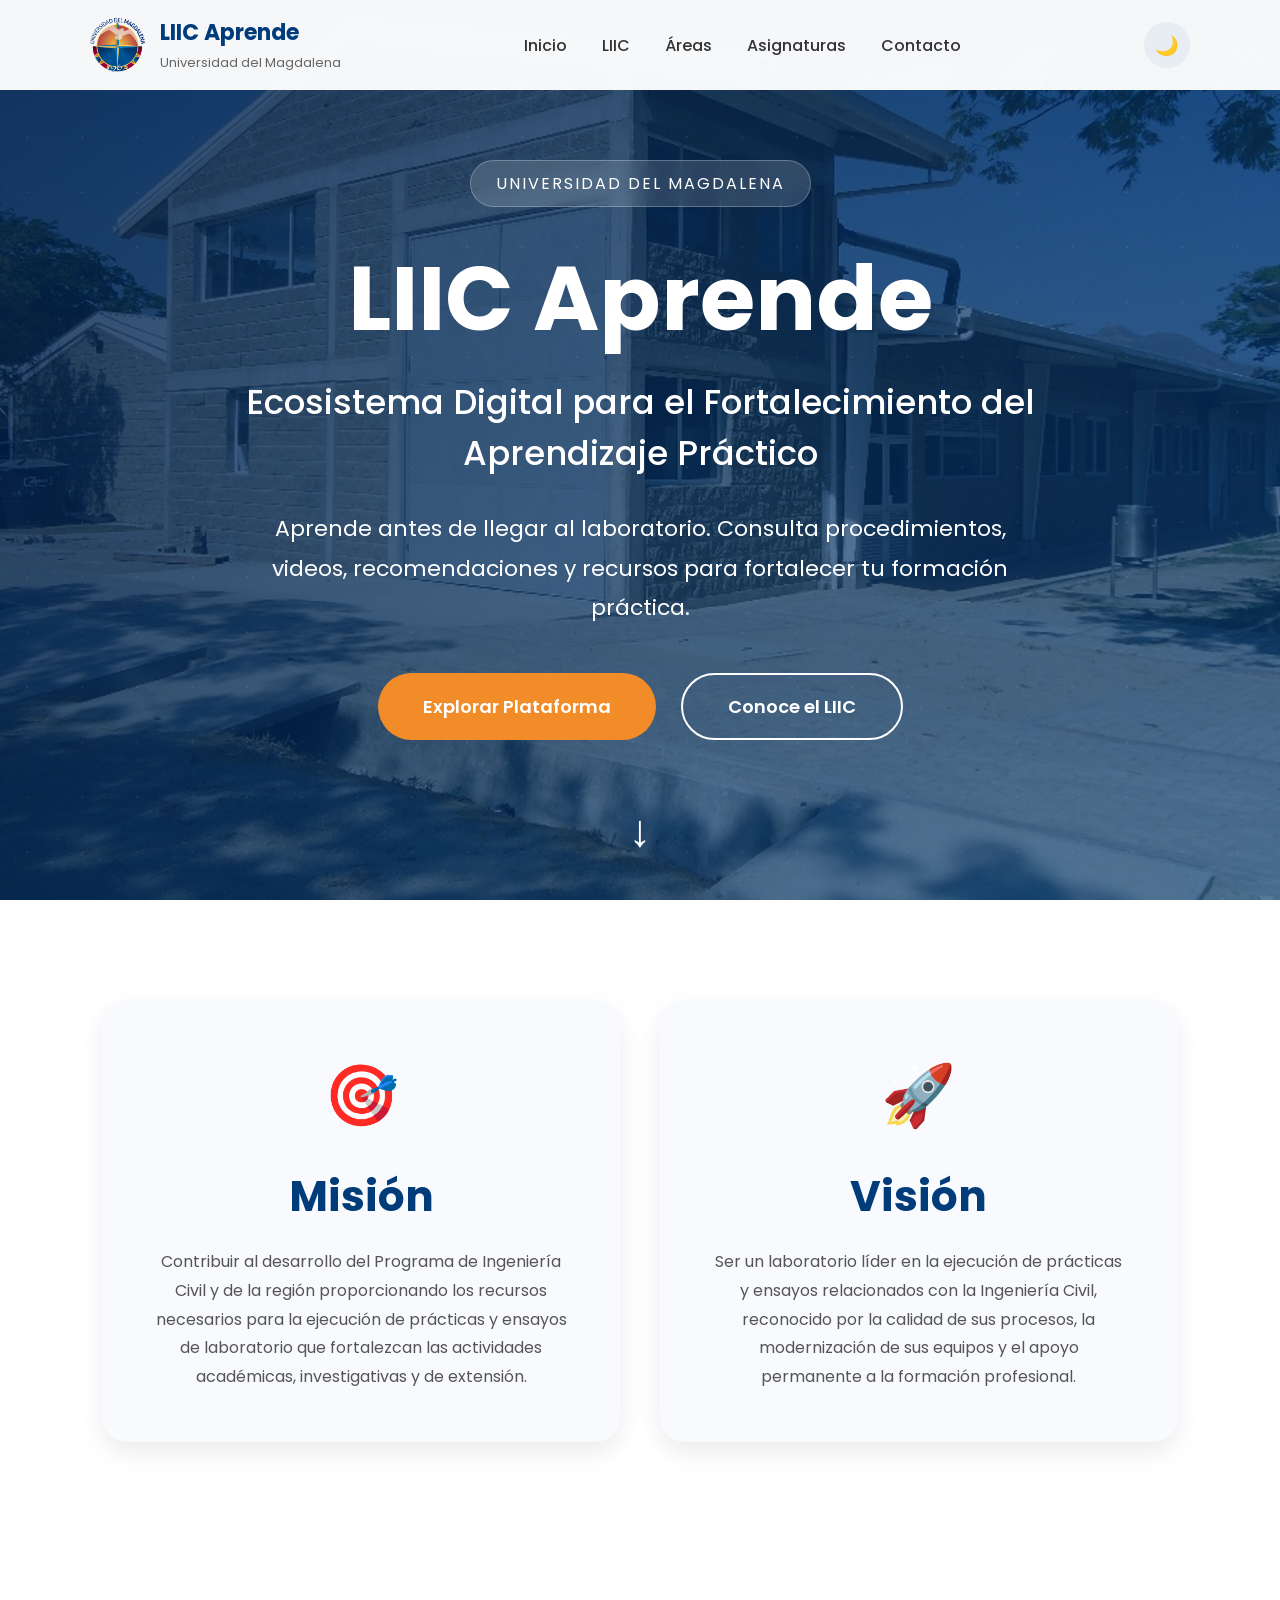
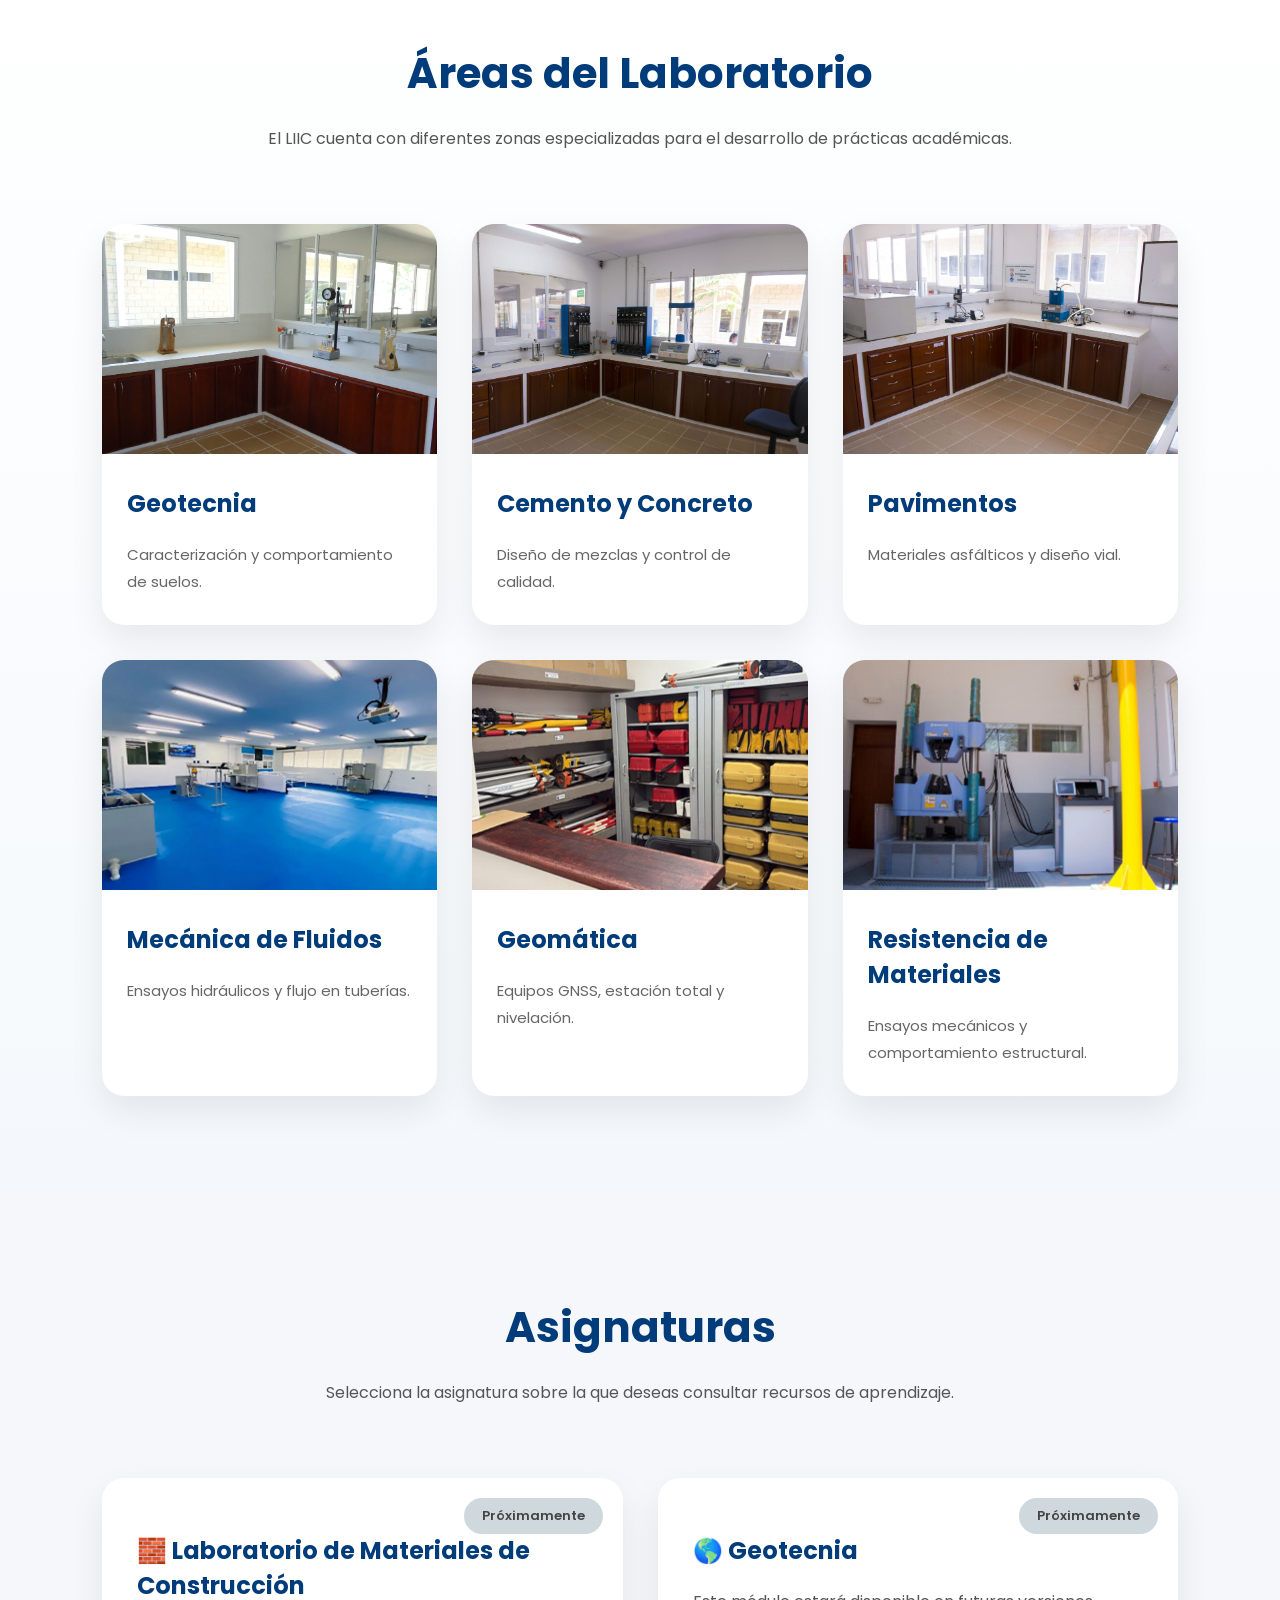
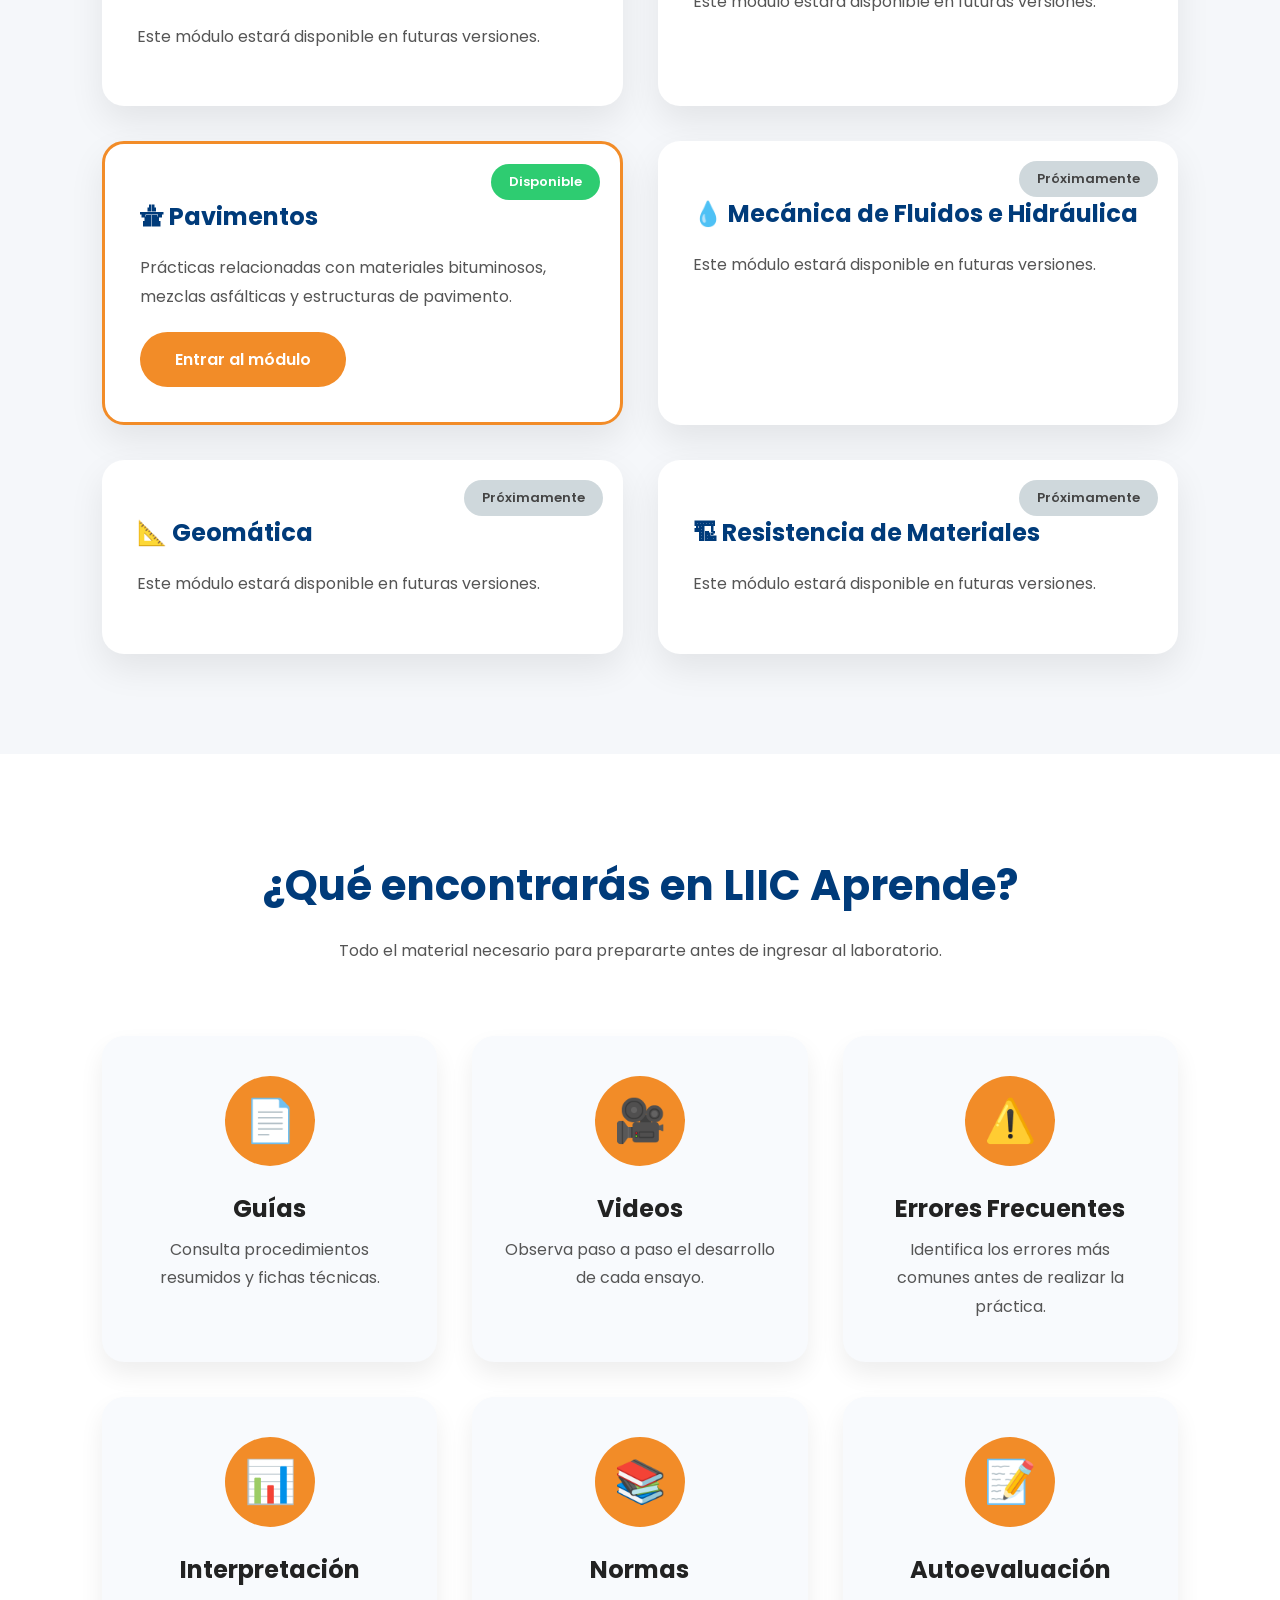
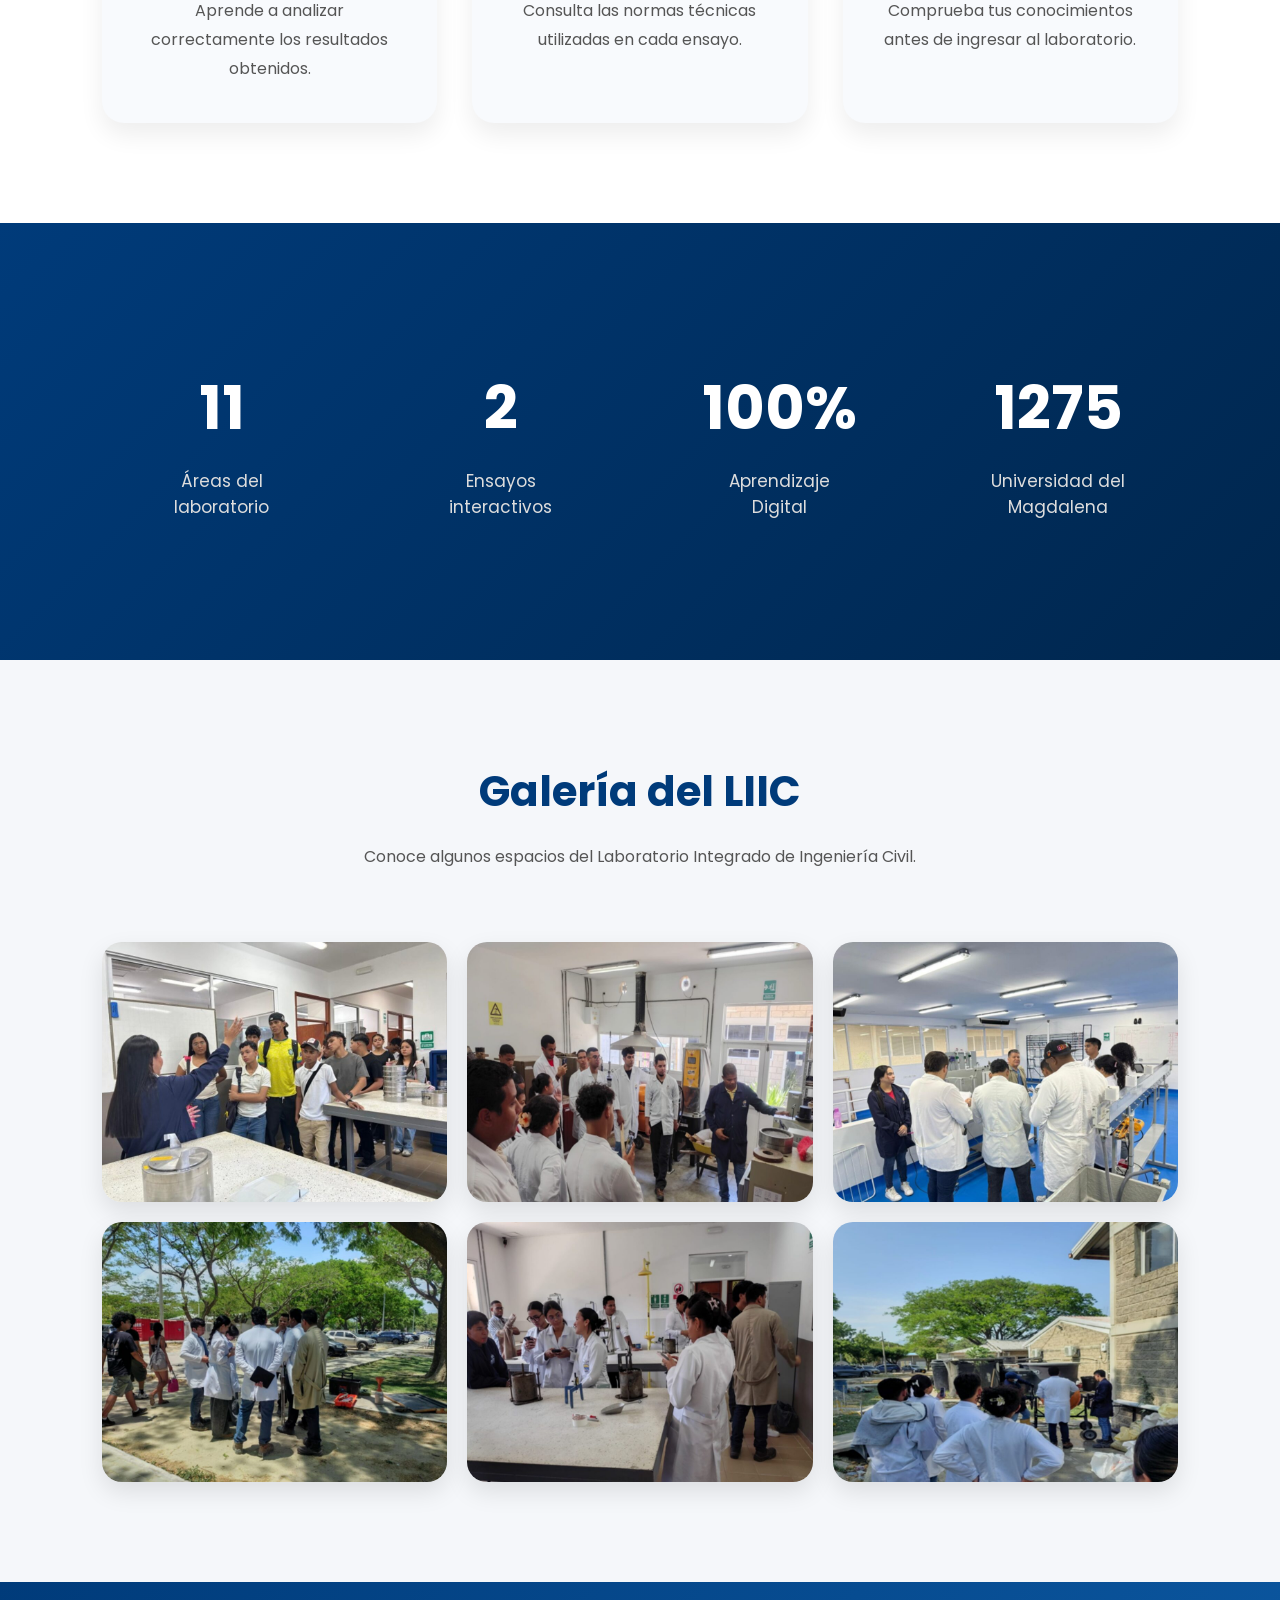
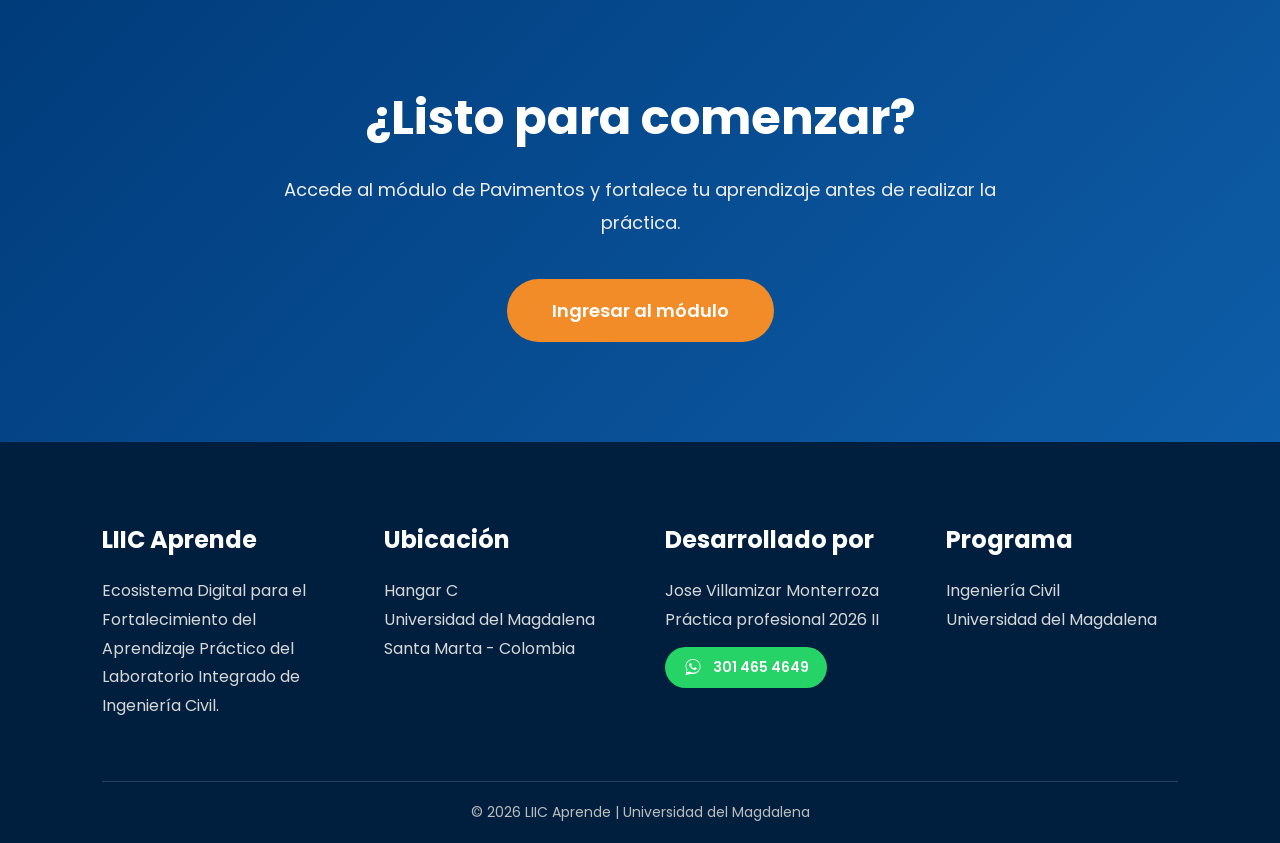
<file: index.html>
<!DOCTYPE html>
<html lang="es">

<head>
    <script>
        (function () {
            var tema = localStorage.getItem('liic-tema') || 'light';
            document.documentElement.setAttribute('data-theme', tema);
        })();
    </script>

    <meta charset="UTF-8">
    <meta name="viewport" content="width=device-width, initial-scale=1.0">
    <title>LIIC Aprende | Universidad del Magdalena</title>
    <meta name="description" content="Ecosistema digital para el fortalecimiento del aprendizaje práctico del Laboratorio Integrado de Ingeniería Civil de la Universidad del Magdalena.">

    <link rel="icon" type="image/svg+xml" href="assets/favicon.svg">

    <!-- Open Graph / redes sociales -->
    <meta property="og:title" content="LIIC Aprende | Universidad del Magdalena">
    <meta property="og:description" content="Aprende antes de llegar al laboratorio. Guías, videos, normas técnicas y autoevaluaciones del Laboratorio Integrado de Ingeniería Civil.">
    <meta property="og:image" content="assets/logo-unimagdalena.png">
    <meta property="og:type" content="website">
    <meta name="twitter:card" content="summary_large_image">

    <link rel="stylesheet" href="css/styles.css?v=7">
    <link rel="preconnect" href="https://fonts.googleapis.com">
    <link rel="preconnect" href="https://fonts.gstatic.com" crossorigin>
    <link href="https://fonts.googleapis.com/css2?family=Poppins:wght@300;400;500;600;700&display=swap" rel="stylesheet">
</head>

<body>

    <!--==========================
    LOADER
    ===========================-->
    <div id="loader">
        <div class="spinner"></div>
        <h2>LIIC Aprende</h2>
    </div>

    <!--==========================
    MODAL
    ===========================-->
    <div class="modal" id="modal">
        <div class="modalContenido">
            <span class="cerrar" id="cerrarModal">&times;</span>
            <h2 id="modalTitulo">Próximamente</h2>
            <p id="modalTexto">Este módulo aún se encuentra en desarrollo.</p>
            <button id="btnCerrar">Entendido</button>
        </div>
    </div>

    <button id="btnTop" aria-label="Volver arriba">↑</button>

    <!--=========================
    NAVBAR
    ==========================-->
    <header class="navbar">
        <div class="logo">
            <img src="assets/logo-unimagdalena.png" alt="Logo Universidad">
            <div>
                <h2>LIIC Aprende</h2>
                <span>Universidad del Magdalena</span>
            </div>
        </div>

        <nav id="navMenu">
            <a href="#inicio">Inicio</a>
            <a href="#liic">LIIC</a>
            <a href="#areas">Áreas</a>
            <a href="#materias">Asignaturas</a>
            <a href="#contacto">Contacto</a>
        </nav>

        <div class="navAcciones">
            <button class="btnTema" id="btnTema" aria-label="Cambiar a modo oscuro">🌙</button>
            <button class="btnMenu" id="btnMenu" aria-label="Abrir menú">
                <span></span>
                <span></span>
                <span></span>
            </button>
        </div>
    </header>

    <!--=========================================
    HERO
    ==========================================-->
    <section class="hero" id="inicio">
        <div class="overlay"></div>
        <div class="particles"></div>

        <div class="hero-content">
            <span class="subtitulo">UNIVERSIDAD DEL MAGDALENA</span>
            <h1>LIIC Aprende</h1>
            <h2>Ecosistema Digital para el Fortalecimiento del Aprendizaje Práctico</h2>
            <p>
                Aprende antes de llegar al laboratorio.
                Consulta procedimientos, videos, recomendaciones y recursos
                para fortalecer tu formación práctica.
            </p>

            <div class="heroBotones">
                <button class="btnPrincipal" id="btnExplorar">Explorar Plataforma</button>
                <button class="btnSecundario" id="btnConoceLiic">Conoce el LIIC</button>
            </div>
        </div>

        <div class="scroll">↓</div>
    </section>

    <!--=========================================
    MISIÓN Y VISIÓN
    ==========================================-->
    <section class="misionVision" id="liic">
        <div class="box">
            <div class="icono">🎯</div>
            <h2>Misión</h2>
            <p>
                Contribuir al desarrollo del Programa de Ingeniería Civil y de la región proporcionando los recursos
                necesarios para la ejecución de prácticas y ensayos de laboratorio que fortalezcan las actividades
                académicas, investigativas y de extensión.
            </p>
        </div>

        <div class="box">
            <div class="icono">🚀</div>
            <h2>Visión</h2>
            <p>
                Ser un laboratorio líder en la ejecución de prácticas y ensayos relacionados con la Ingeniería Civil,
                reconocido por la calidad de sus procesos, la modernización de sus equipos y el apoyo permanente a la
                formación profesional.
            </p>
        </div>
    </section>

    <!--=========================================
    ÁREAS DEL LABORATORIO
    ==========================================-->
    <section class="areas" id="areas">
        <div class="titulo">
            <h2>Áreas del Laboratorio</h2>
            <p>El LIIC cuenta con diferentes zonas especializadas para el desarrollo de prácticas académicas.</p>
        </div>

        <div class="gridAreas">
            <div class="areaCard">
                <img src="assets/areas/geotecnia.jpg" alt="Área de Geotecnia">
                <h3>Geotecnia</h3>
                <p>Caracterización y comportamiento de suelos.</p>
            </div>
            <div class="areaCard">
                <img src="assets/areas/concreto.jpg" alt="Área de Cemento y Concreto">
                <h3>Cemento y Concreto</h3>
                <p>Diseño de mezclas y control de calidad.</p>
            </div>
            <div class="areaCard">
                <img src="assets/areas/pavimentos.jpg" alt="Área de Pavimentos">
                <h3>Pavimentos</h3>
                <p>Materiales asfálticos y diseño vial.</p>
            </div>
            <div class="areaCard">
                <img src="assets/areas/fluidos.jpg" alt="Área de Mecánica de Fluidos">
                <h3>Mecánica de Fluidos</h3>
                <p>Ensayos hidráulicos y flujo en tuberías.</p>
            </div>
            <div class="areaCard">
                <img src="assets/areas/topografia.jpg" alt="Área de Geomática">
                <h3>Geomática</h3>
                <p>Equipos GNSS, estación total y nivelación.</p>
            </div>
            <div class="areaCard">
                <img src="assets/areas/resistencia.jpg" alt="Área de Resistencia de Materiales">
                <h3>Resistencia de Materiales</h3>
                <p>Ensayos mecánicos y comportamiento estructural.</p>
            </div>
        </div>
    </section>

    <!--=========================================
    MATERIAS
    ==========================================-->
    <section class="materias" id="materias">
        <div class="titulo">
            <h2>Asignaturas</h2>
            <p>Selecciona la asignatura sobre la que deseas consultar recursos de aprendizaje.</p>
        </div>

        <div class="gridMaterias">
            <div class="materia bloqueada">
                <div class="estado">Próximamente</div>
                <h3>🧱 Laboratorio de Materiales de Construcción</h3>
                <p>Este módulo estará disponible en futuras versiones.</p>
            </div>

            <div class="materia bloqueada">
                <div class="estado">Próximamente</div>
                <h3>🌎 Geotecnia</h3>
                <p>Este módulo estará disponible en futuras versiones.</p>
            </div>

            <div class="materia activa">
                <div class="estado disponible">Disponible</div>
                <h3>🛣 Pavimentos</h3>
                <p>Prácticas relacionadas con materiales bituminosos, mezclas asfálticas y estructuras de pavimento.</p>
                <button class="btnEntrar" data-href="modulo.html">Entrar al módulo</button>
            </div>

            <div class="materia bloqueada">
                <div class="estado">Próximamente</div>
                <h3>💧 Mecánica de Fluidos e Hidráulica</h3>
                <p>Este módulo estará disponible en futuras versiones.</p>
            </div>

            <div class="materia bloqueada">
                <div class="estado">Próximamente</div>
                <h3>📐 Geomática</h3>
                <p>Este módulo estará disponible en futuras versiones.</p>
            </div>

            <div class="materia bloqueada">
                <div class="estado">Próximamente</div>
                <h3>🏗 Resistencia de Materiales</h3>
                <p>Este módulo estará disponible en futuras versiones.</p>
            </div>
        </div>
    </section>

    <!--=========================================
    RECURSOS
    ==========================================-->
    <section class="recursos">
        <div class="titulo">
            <h2>¿Qué encontrarás en LIIC Aprende?</h2>
            <p>Todo el material necesario para prepararte antes de ingresar al laboratorio.</p>
        </div>

        <div class="gridRecursos">
            <div class="recurso">
                <div class="icono">📄</div>
                <h3>Guías</h3>
                <p>Consulta procedimientos resumidos y fichas técnicas.</p>
            </div>
            <div class="recurso">
                <div class="icono">🎥</div>
                <h3>Videos</h3>
                <p>Observa paso a paso el desarrollo de cada ensayo.</p>
            </div>
            <div class="recurso">
                <div class="icono">⚠️</div>
                <h3>Errores Frecuentes</h3>
                <p>Identifica los errores más comunes antes de realizar la práctica.</p>
            </div>
            <div class="recurso">
                <div class="icono">📊</div>
                <h3>Interpretación</h3>
                <p>Aprende a analizar correctamente los resultados obtenidos.</p>
            </div>
            <div class="recurso">
                <div class="icono">📚</div>
                <h3>Normas</h3>
                <p>Consulta las normas técnicas utilizadas en cada ensayo.</p>
            </div>
            <div class="recurso">
                <div class="icono">📝</div>
                <h3>Autoevaluación</h3>
                <p>Comprueba tus conocimientos antes de ingresar al laboratorio.</p>
            </div>
        </div>
    </section>

    <!--=========================================
    ESTADÍSTICAS
    ==========================================-->
    <section class="estadisticasHome">
        <div class="numero">
            <h2>11</h2>
            <span>Áreas del laboratorio</span>
        </div>
        <div class="numero">
            <h2>2</h2>
            <span>Ensayos interactivos</span>
        </div>
        <div class="numero">
            <h2>100%</h2>
            <span>Aprendizaje Digital</span>
        </div>
        <div class="numero">
            <h2>1958</h2>
            <span>Universidad del Magdalena</span>
        </div>
    </section>

    <!--=========================================
    GALERÍA DEL LIIC
    ==========================================-->
    <section class="galeria">
        <div class="titulo">
            <h2>Galería del LIIC</h2>
            <p>Conoce algunos espacios del Laboratorio Integrado de Ingeniería Civil.</p>
        </div>

        <div class="gridGaleria">
            <img src="assets/galeria/1.jpg" alt="Práctica académica en el LIIC" loading="lazy">
            <img src="assets/galeria/2.jpg" alt="Estudiantes durante un ensayo en el LIIC" loading="lazy">
            <img src="assets/galeria/3.jpg" alt="Zona de trabajo del LIIC" loading="lazy">
            <img src="assets/galeria/4.jpg" alt="Actividad de campo del LIIC" loading="lazy">
            <img src="assets/galeria/5.jpg" alt="Estudiantes en práctica de laboratorio" loading="lazy">
            <img src="assets/galeria/6.jpg" alt="Ensayo al aire libre en el LIIC" loading="lazy">
        </div>
    </section>

    <!--=========================================
    CTA
    ==========================================-->
    <section class="cta">
        <div class="ctaContenido">
            <h2>¿Listo para comenzar?</h2>
            <p>Accede al módulo de Pavimentos y fortalece tu aprendizaje antes de realizar la práctica.</p>
            <button class="btnEntrar" data-href="modulo.html">Ingresar al módulo</button>
        </div>
    </section>

    <!--=========================================
    FOOTER
    ==========================================-->
    <footer id="contacto">
        <div class="footerGrid">
            <div>
                <h3>LIIC Aprende</h3>
                <p>Ecosistema Digital para el Fortalecimiento del Aprendizaje Práctico del Laboratorio Integrado de Ingeniería Civil.</p>
            </div>
            <div>
                <h3>Ubicación</h3>
                <p>Hangar C<br>Universidad del Magdalena<br>Santa Marta - Colombia</p>
            </div>
            <div>
                <h3>Desarrollado por</h3>
                <p>Jose Villamizar Monterroza</p>
                <p>Práctica profesional 2026 II</p>
                <a href="https://wa.me/573014654649" target="_blank" rel="noopener" class="whatsapp">
                    <svg viewBox="0 0 32 32" xmlns="http://www.w3.org/2000/svg">
                        <path d="M16.004 3C9.377 3 4 8.373 4 15c0 2.36.687 4.56 1.872 6.41L4 29l7.77-1.84A11.94 11.94 0 0 0 16.004 27C22.63 27 28 21.63 28 15S22.63 3 16.004 3Zm0 21.8a9.76 9.76 0 0 1-4.98-1.36l-.357-.21-4.61 1.09 1.11-4.49-.234-.37A9.77 9.77 0 0 1 5.2 15c0-5.96 4.85-10.8 10.804-10.8S26.8 9.04 26.8 15 21.958 24.8 16.004 24.8Zm5.36-7.34c-.294-.147-1.74-.86-2.01-.958-.27-.099-.467-.147-.663.147-.196.294-.76.958-.932 1.155-.171.196-.343.221-.637.074-.294-.147-1.24-.457-2.362-1.457-.873-.778-1.463-1.74-1.634-2.034-.171-.294-.018-.453.129-.6.132-.132.294-.343.441-.515.147-.171.196-.294.294-.49.098-.196.049-.368-.025-.515-.074-.147-.663-1.598-.909-2.19-.239-.573-.482-.495-.663-.504l-.564-.01c-.196 0-.515.074-.784.368-.27.294-1.03 1.007-1.03 2.457 0 1.45 1.055 2.85 1.202 3.047.147.196 2.076 3.17 5.03 4.444.703.304 1.252.485 1.68.62.706.225 1.348.193 1.856.117.566-.085 1.74-.712 1.985-1.4.245-.688.245-1.278.172-1.4-.074-.123-.27-.196-.564-.343Z"/>
                    </svg>
                    301 465 4649
                </a>
            </div>
            <div>
                <h3>Programa</h3>
                <p>Ingeniería Civil</p>
                <p>Universidad del Magdalena</p>
            </div>
        </div>

        <div class="copy">© 2026 LIIC Aprende | Universidad del Magdalena</div>
    </footer>

    <script src="js/app.js?v=8"></script>
</body>

</html>
</file>
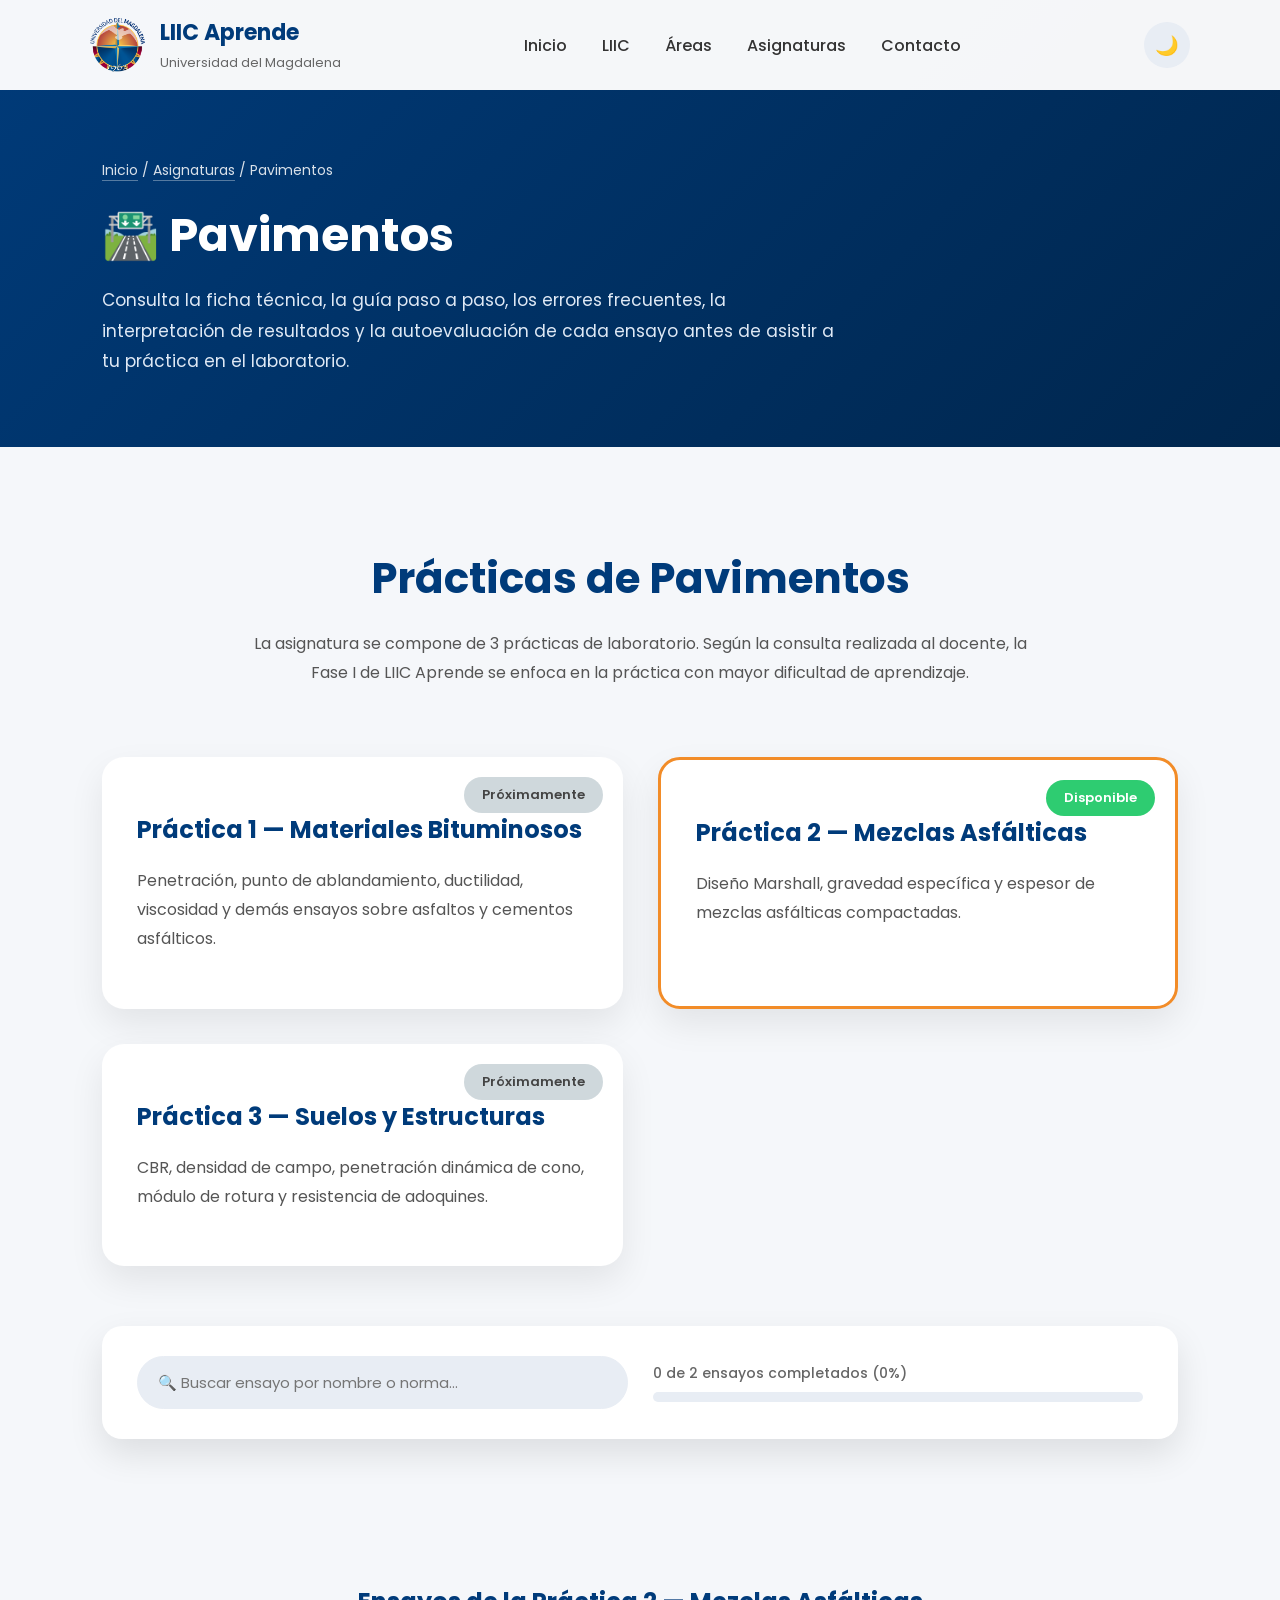
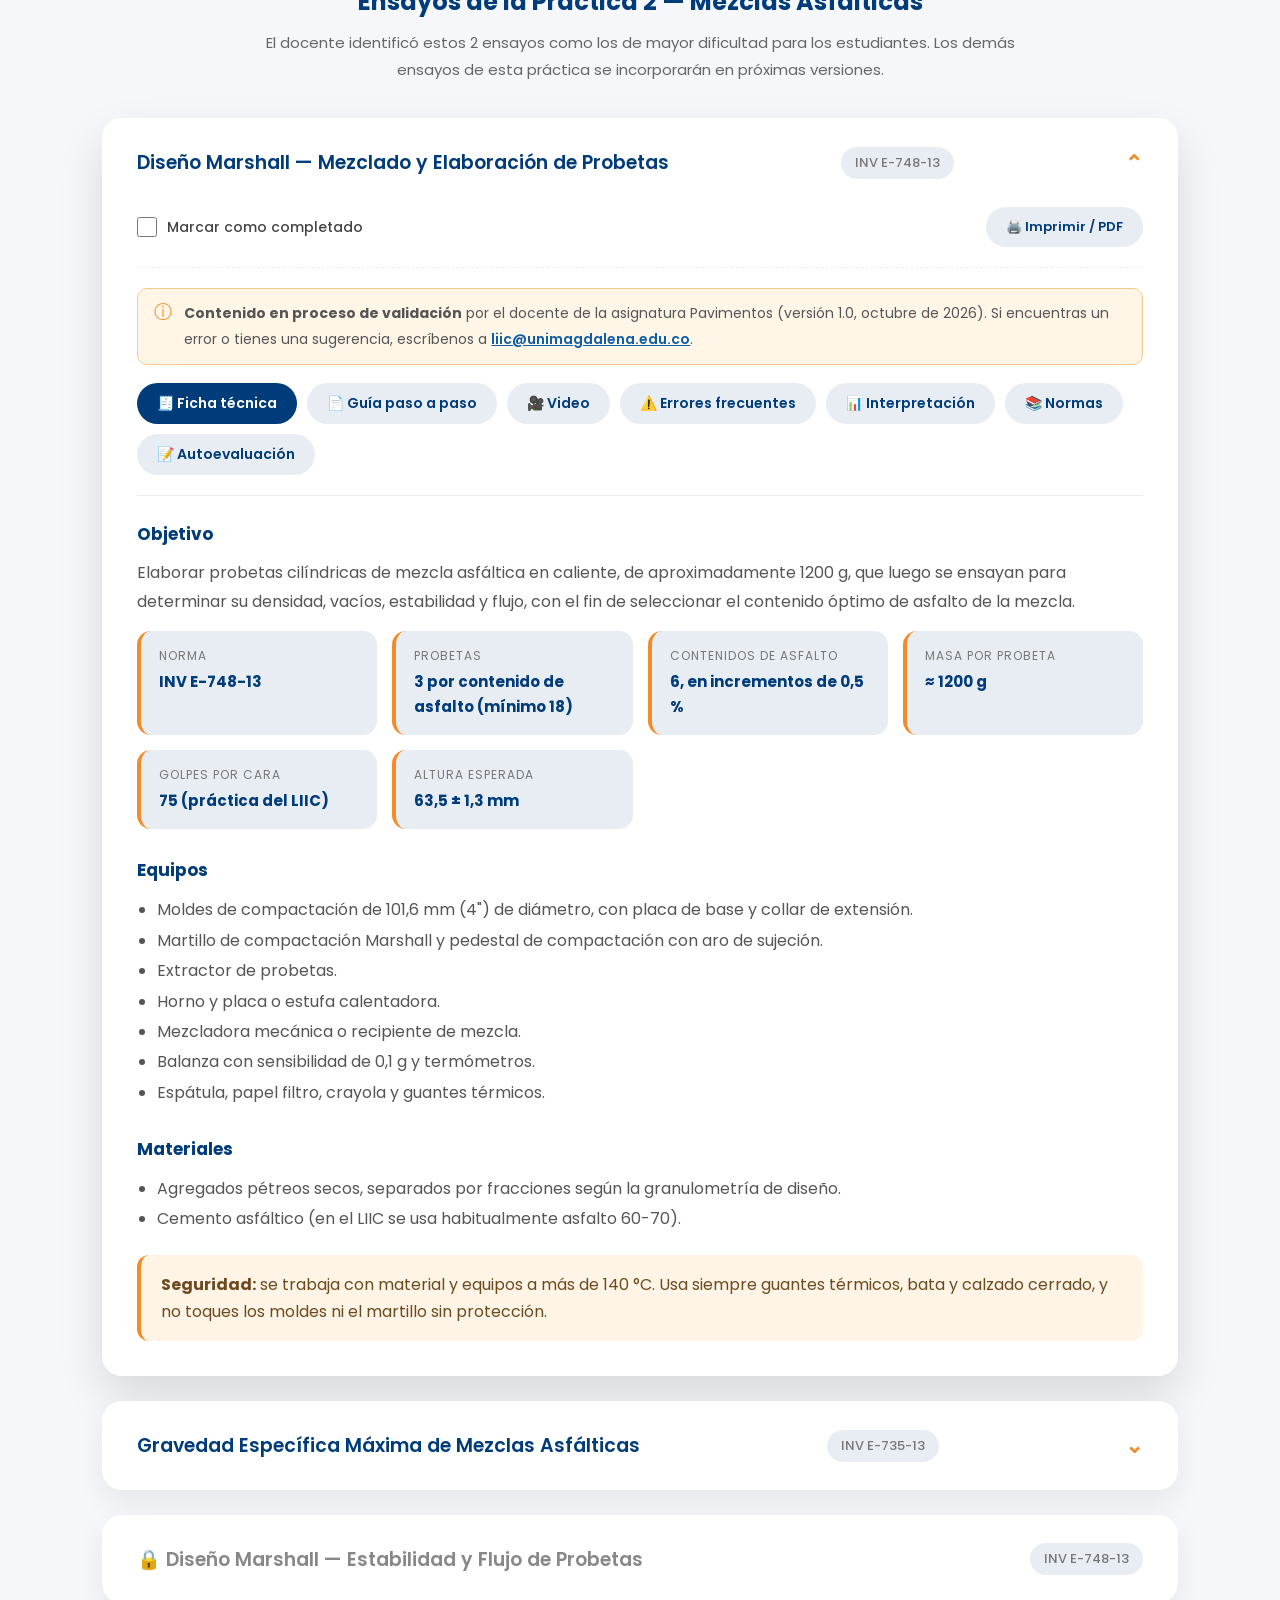
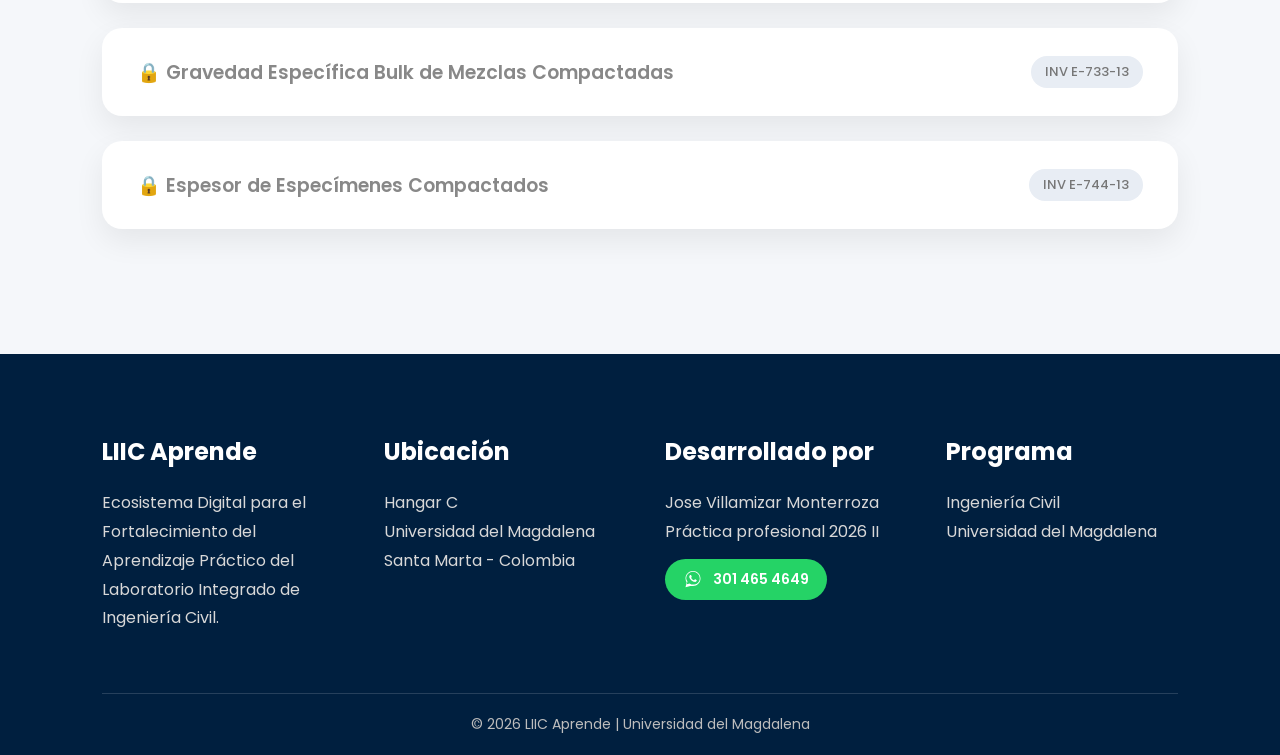
<file: modulo.html>
<!DOCTYPE html>
<html lang="es">

<head>
    <script>
        (function () {
            var tema = localStorage.getItem('liic-tema') || 'light';
            document.documentElement.setAttribute('data-theme', tema);
        })();
    </script>

    <meta charset="UTF-8">
    <meta name="viewport" content="width=device-width, initial-scale=1.0">
    <title>Pavimentos | LIIC Aprende</title>
    <meta name="description" content="Guías, videos, errores frecuentes, normas técnicas y autoevaluaciones de la asignatura Pavimentos del Laboratorio Integrado de Ingeniería Civil.">

    <link rel="icon" type="image/svg+xml" href="assets/favicon.svg">

    <!-- Open Graph / redes sociales -->
    <meta property="og:title" content="Pavimentos | LIIC Aprende">
    <meta property="og:description" content="Consulta las guías, videos, errores frecuentes y normas técnicas de cada ensayo antes de asistir a tu práctica.">
    <meta property="og:image" content="assets/logo-unimagdalena.png">
    <meta property="og:type" content="website">
    <meta name="twitter:card" content="summary_large_image">

    <link rel="stylesheet" href="css/styles.css?v=9">
    <link rel="preconnect" href="https://fonts.googleapis.com">
    <link rel="preconnect" href="https://fonts.gstatic.com" crossorigin>
    <link href="https://fonts.googleapis.com/css2?family=Poppins:wght@300;400;500;600;700&display=swap" rel="stylesheet">
</head>

<body>

    <div id="loader">
        <div class="spinner"></div>
        <h2>LIIC Aprende</h2>
    </div>

    <!--==========================
    MODAL
    ===========================-->
    <div class="modal" id="modal">
        <div class="modalContenido">
            <span class="cerrar" id="cerrarModal">&times;</span>
            <h2 id="modalTitulo">Próximamente</h2>
            <p id="modalTexto">Este contenido aún se encuentra en desarrollo.</p>
            <button id="btnCerrar">Entendido</button>
        </div>
    </div>

    <button id="btnTop" aria-label="Volver arriba">↑</button>

    <header class="navbar">
        <div class="logo">
            <img src="assets/logo-unimagdalena.png" alt="Logo Universidad">
            <div>
                <h2>LIIC Aprende</h2>
                <span>Universidad del Magdalena</span>
            </div>
        </div>

        <nav id="navMenu">
            <a href="index.html#inicio">Inicio</a>
            <a href="index.html#liic">LIIC</a>
            <a href="index.html#areas">Áreas</a>
            <a href="index.html#materias">Asignaturas</a>
            <a href="index.html#contacto">Contacto</a>
        </nav>

        <div class="navAcciones">
            <button class="btnTema" id="btnTema" aria-label="Cambiar a modo oscuro">🌙</button>
            <button class="btnMenu" id="btnMenu" aria-label="Abrir menú">
                <span></span>
                <span></span>
                <span></span>
            </button>
        </div>
    </header>

    <section class="moduloHero">
        <div class="breadcrumb">
            <a href="index.html">Inicio</a> / <a href="index.html#materias">Asignaturas</a> / Pavimentos
        </div>
        <h1>🛣️ Pavimentos</h1>
        <p>
            Consulta la ficha técnica, la guía paso a paso, los errores frecuentes, la interpretación de resultados
            y la autoevaluación de cada ensayo antes de asistir a tu práctica en el laboratorio.
        </p>
    </section>

    <!--=========================================
    PRÁCTICAS DE LA ASIGNATURA
    ==========================================-->
    <section class="materias" id="practicas">
        <div class="titulo">
            <h2>Prácticas de Pavimentos</h2>
            <p>La asignatura se compone de 3 prácticas de laboratorio. Según la consulta realizada al docente, la Fase I de LIIC Aprende se enfoca en la práctica con mayor dificultad de aprendizaje.</p>
        </div>

        <div class="gridMaterias">
            <div class="materia bloqueada">
                <div class="estado">Próximamente</div>
                <h3>Práctica 1 — Materiales Bituminosos</h3>
                <p>Penetración, punto de ablandamiento, ductilidad, viscosidad y demás ensayos sobre asfaltos y cementos asfálticos.</p>
            </div>

            <div class="materia activa">
                <div class="estado disponible">Disponible</div>
                <h3>Práctica 2 — Mezclas Asfálticas</h3>
                <p>Diseño Marshall, gravedad específica y espesor de mezclas asfálticas compactadas.</p>
            </div>

            <div class="materia bloqueada">
                <div class="estado">Próximamente</div>
                <h3>Práctica 3 — Suelos y Estructuras</h3>
                <p>CBR, densidad de campo, penetración dinámica de cono, módulo de rotura y resistencia de adoquines.</p>
            </div>
        </div>
    </section>

    <!--=========================================
    BUSCADOR + PROGRESO
    ==========================================-->
    <div class="herramientasModulo">
        <div class="buscadorWrap">
            <input type="text" id="buscadorEnsayos" placeholder="🔍 Buscar ensayo por nombre o norma...">
        </div>
        <div class="progresoWrap">
            <div class="progresoInfo" id="progresoTexto">0 de 2 ensayos completados (0%)</div>
            <div class="progresoBarraFondo">
                <div class="progresoBarra" id="barraProgreso"></div>
            </div>
        </div>
    </div>

    <section class="ensayos">

        <div class="sinResultados" id="sinResultados">
            😕 No se encontraron ensayos que coincidan con tu búsqueda.
        </div>

        <div class="tituloEnsayos">
            <h3>Ensayos de la Práctica 2 — Mezclas Asfálticas</h3>
            <p>El docente identificó estos 2 ensayos como los de mayor dificultad para los estudiantes. Los demás ensayos de esta práctica se incorporarán en próximas versiones.</p>
        </div>

        <!-- ============ ENSAYO CRÍTICO 1 ============ -->
        <details class="ensayoCard" data-id="marshall-elaboracion" open>
            <summary>
                Diseño Marshall — Mezclado y Elaboración de Probetas
                <span class="norma">INV E-748-13</span>
                <span class="flecha">⌄</span>
            </summary>
            <div class="ensayoCuerpo">

                <div class="cardHerramientas">
                    <label class="checkCompletadoWrap">
                        <input type="checkbox" class="checkCompletado">
                        Marcar como completado
                    </label>
                    <button type="button" class="btnImprimir">🖨️ Imprimir / PDF</button>
                </div>

                <div class="avisoValidacion">
                    <span class="avisoIcono">ⓘ</span>
                    <p><strong>Contenido en proceso de validación</strong> por el docente de la asignatura Pavimentos (versión 1.0, octubre de 2026). Si encuentras un error o tienes una sugerencia, escríbenos a <a href="mailto:liic@unimagdalena.edu.co?subject=LIIC%20Aprende%20-%20Observaci%C3%B3n%20sobre%20Dise%C3%B1o%20Marshall">liic@unimagdalena.edu.co</a>.</p>
                </div>

                <div class="tabs">
                    <button class="tabBtn activo" data-tab="ficha">🧾 Ficha técnica</button>
                    <button class="tabBtn" data-tab="guia">📄 Guía paso a paso</button>
                    <button class="tabBtn" data-tab="video">🎥 Video</button>
                    <button class="tabBtn" data-tab="errores">⚠️ Errores frecuentes</button>
                    <button class="tabBtn" data-tab="interpretacion">📊 Interpretación</button>
                    <button class="tabBtn" data-tab="normas">📚 Normas</button>
                    <button class="tabBtn" data-tab="autoeval">📝 Autoevaluación</button>
                </div>

                <!-- FICHA TÉCNICA -->
                <div class="tabPanel activo" data-panel="ficha">
                    <h4>Objetivo</h4>
                    <p>Elaborar probetas cilíndricas de mezcla asfáltica en caliente, de aproximadamente 1200 g, que luego se ensayan para determinar su densidad, vacíos, estabilidad y flujo, con el fin de seleccionar el contenido óptimo de asfalto de la mezcla.</p>

                    <div class="fichaGrid">
                        <div class="fichaItem">
                            <span class="fichaEtiqueta">Norma</span>
                            <strong>INV E-748-13</strong>
                        </div>
                        <div class="fichaItem">
                            <span class="fichaEtiqueta">Probetas</span>
                            <strong>3 por contenido de asfalto (mínimo 18)</strong>
                        </div>
                        <div class="fichaItem">
                            <span class="fichaEtiqueta">Contenidos de asfalto</span>
                            <strong>6, en incrementos de 0,5 %</strong>
                        </div>
                        <div class="fichaItem">
                            <span class="fichaEtiqueta">Masa por probeta</span>
                            <strong>≈ 1200 g</strong>
                        </div>
                        <div class="fichaItem">
                            <span class="fichaEtiqueta">Golpes por cara</span>
                            <strong>75 (práctica del LIIC)</strong>
                        </div>
                        <div class="fichaItem">
                            <span class="fichaEtiqueta">Altura esperada</span>
                            <strong>63,5 ± 1,3 mm</strong>
                        </div>
                    </div>

                    <h4>Equipos</h4>
                    <ul>
                        <li>Moldes de compactación de 101,6 mm (4") de diámetro, con placa de base y collar de extensión.</li>
                        <li>Martillo de compactación Marshall y pedestal de compactación con aro de sujeción.</li>
                        <li>Extractor de probetas.</li>
                        <li>Horno y placa o estufa calentadora.</li>
                        <li>Mezcladora mecánica o recipiente de mezcla.</li>
                        <li>Balanza con sensibilidad de 0,1 g y termómetros.</li>
                        <li>Espátula, papel filtro, crayola y guantes térmicos.</li>
                    </ul>

                    <h4>Materiales</h4>
                    <ul>
                        <li>Agregados pétreos secos, separados por fracciones según la granulometría de diseño.</li>
                        <li>Cemento asfáltico (en el LIIC se usa habitualmente asfalto 60-70).</li>
                    </ul>

                    <div class="nota notaAlerta">
                        <strong>Seguridad:</strong> se trabaja con material y equipos a más de 140 °C. Usa siempre guantes térmicos, bata y calzado cerrado, y no toques los moldes ni el martillo sin protección.
                    </div>
                </div>

                <!-- GUÍA PASO A PASO -->
                <div class="tabPanel" data-panel="guia">
                    <h4>1. Antes de la práctica</h4>
                    <ol class="pasos">
                        <li>Secar los agregados a 110 °C, separarlos por fracciones y pesar la masa de cada tamiz necesaria para una probeta de ≈ 1200 g, según la hoja de cálculo de diseño Marshall del LIIC.</li>
                        <li>Calcular la masa de asfalto para cada uno de los 6 contenidos. Normalmente se inicia en 4,5 % o 5,0 % y se aumenta de 0,5 % en 0,5 %.</li>
                        <li>Calentar el asfalto a la temperatura de mezcla definida por su curva de viscosidad; para asfaltos 60-70 suele estar alrededor de 145 °C.</li>
                        <li>Calentar los agregados en el horno a una temperatura mayor que la del asfalto, <b>sin superarla en más de 28 °C</b>.</li>
                    </ol>

                    <h4>2. Preparación de moldes y martillo</h4>
                    <ol class="pasos" start="5">
                        <li>Limpiar completamente el molde, el collar, la placa de base y la cara del martillo.</li>
                        <li>Calentarlos en la placa o estufa a una temperatura entre 90 °C y 150 °C.</li>
                        <li>Armar el molde y colocar un papel filtro en el fondo.</li>
                    </ol>

                    <h4>3. Mezclado</h4>
                    <ol class="pasos" start="8">
                        <li>Formar un cráter en los agregados calientes y agregar la masa de asfalto calculada.</li>
                        <li>Mezclar rápidamente hasta que todo el agregado quede recubierto de forma homogénea: <b>máximo 60 s</b> para una probeta o 120 s para una bachada.</li>
                    </ol>

                    <h4>4. Llenado del molde</h4>
                    <ol class="pasos" start="10">
                        <li>Verter toda la mezcla en el molde de una sola vez.</li>
                        <li>Con la espátula caliente, dar <b>15 golpes alrededor del perímetro y 10 en el interior</b>, y nivelar la superficie.</li>
                        <li>Colocar un segundo papel filtro sobre la mezcla.</li>
                        <li>Verificar que la mezcla esté a la temperatura de compactación. Si se enfrió por debajo del rango, se descarta: <b>no se permite recalentarla</b>.</li>
                    </ol>

                    <h4>5. Compactación</h4>
                    <ol class="pasos" start="14">
                        <li>Sujetar el molde con el aro en el pedestal y apoyar la zapata del martillo sobre la mezcla.</li>
                        <li>Aplicar <b>75 golpes</b>, que es el número que se usa en la práctica del LIIC (la norma admite 50 o 75 según la categoría de tránsito), dejando caer el martillo libremente y <b>manteniendo el vástago siempre vertical</b>.</li>
                        <li>Retirar el molde, invertirlo (intercambiando la placa de base y el collar) y aplicar el mismo número de golpes a la otra cara.</li>
                    </ol>

                    <h4>6. Extracción y curado</h4>
                    <ol class="pasos" start="17">
                        <li>Retirar la base y el collar y dejar enfriar la probeta dentro del molde hasta una temperatura a la que no se deforme al extraerla (con asfaltos de Barrancabermeja, usualmente cerca de 105 °C).</li>
                        <li>Extraer la probeta con el extractor, sin golpearla.</li>
                        <li>Identificarla con crayola (contenido de asfalto y número de probeta) y dejarla sobre una superficie plana y lisa durante una noche.</li>
                        <li>Al día siguiente, medir el espesor (INV E-744) y pesarla. Si la altura sale de 63,5 ± 1,3 mm, ajustar la masa de las siguientes probetas.</li>
                    </ol>

                    <div class="formula">
                        Masa ajustada = 63,5 × masa utilizada ÷ altura obtenida (mm)
                    </div>

                    <div class="nota">
                        <strong>Consejo:</strong> trabaja rápido entre el mezclado y la compactación. La mayoría de los problemas de esta práctica vienen de que la mezcla se enfría antes de compactarla.
                    </div>
                </div>

                <!-- VIDEO -->
                <div class="tabPanel" data-panel="video">
                    <div class="videoWrap">
                        <iframe class="videoVimeo" data-video="528723929" data-h="72ef0f18c7" data-inicio="209" data-fin="991"
                            src="https://player.vimeo.com/video/528723929?h=72ef0f18c7&amp;title=0&amp;byline=0&amp;portrait=0#t=209s"
                            title="Práctica 2: Diseño de mezclas de concreto asfáltico en caliente"
                            allow="autoplay; fullscreen; picture-in-picture; clipboard-write"
                            loading="lazy" referrerpolicy="strict-origin-when-cross-origin" allowfullscreen></iframe>
                        <div class="videoFin" hidden>
                            <p class="videoFinTitulo">✔ Terminaste el video de este ensayo</p>
                            <div class="videoFinBotones">
                                <button type="button" class="vfSiguiente" hidden>▶ Continuar</button>
                                <button type="button" class="vfRepetir">↺ Repetir</button>
                                <button type="button" class="vfQuiz">📝 Ir a la autoevaluación</button>
                                <button type="button" class="vfCompleta">Seguir viendo la práctica completa</button>
                            </div>
                        </div>
                    </div>
                    <p class="videoFuente">Fuente: Centro Innova – Universidad del Magdalena, plataforma Bloque 10. <a href="https://vimeo.com/528723929/72ef0f18c7" target="_blank" rel="noopener">Ver el video original en Vimeo ↗</a></p>
                    <div class="videoProgreso">
                        <div class="vpTexto"><span class="vpModo">Fragmento de este ensayo</span><span class="vpTiempo">0:00 / 0:00</span></div>
                        <div class="vpBarra"><div class="vpRelleno"></div></div>
                        <button type="button" class="vpVolver" hidden>↩ Volver al fragmento del ensayo</button>
                    </div>
                    <div class="capitulos">
                        <h4>▶ Ir directo a este ensayo</h4>
                        <div class="capLista">
                            <button type="button" class="capBtn capPropio" data-t="209" data-fin="991"><span class="capTiempo">3:29</span> Elaboración de las bachadas</button>
                            <button type="button" class="capBtn capPropio" data-t="670" data-fin="991"><span class="capTiempo">11:10</span> Compactación de las probetas</button>
                        </div>
                        <details class="capTodos">
                            <summary>Ver todos los capítulos de la práctica</summary>
                            <div class="capLista">
                                <button type="button" class="capBtn" data-t="27"><span class="capTiempo">0:27</span> Presentación de la práctica y metodología</button>
                                <button type="button" class="capBtn" data-t="162"><span class="capTiempo">2:42</span> Inicio de la práctica</button>
                                <button type="button" class="capBtn" data-t="209"><span class="capTiempo">3:29</span> Elaboración de las bachadas de 1200 g y 1500 g</button>
                                <button type="button" class="capBtn" data-t="670"><span class="capTiempo">11:10</span> Compactación de las probetas (bachadas de 1200 g)</button>
                                <button type="button" class="capBtn" data-t="991"><span class="capTiempo">16:31</span> Preparación de la bachada de 1500 g</button>
                                <button type="button" class="capBtn" data-t="1060"><span class="capTiempo">17:40</span> Gravedad específica bulk</button>
                                <button type="button" class="capBtn" data-t="1469"><span class="capTiempo">24:29</span> Preparación de muestras para estabilidad y flujo</button>
                                <button type="button" class="capBtn" data-t="1514"><span class="capTiempo">25:14</span> Gravedad específica máxima</button>
                                <button type="button" class="capBtn" data-t="1969"><span class="capTiempo">32:49</span> Estabilidad y flujo Marshall</button>
                            </div>
                        </details>
                    </div>
                    <p class="videoCredito">El video inicia en la parte de este ensayo (3:29) y se pausa al llegar a 16:31. El video original no se modifica: puedes seguir con la práctica completa (37 min) o saltar a cualquier capítulo.</p>
                </div>

                <!-- ERRORES FRECUENTES -->
                <div class="tabPanel" data-panel="errores">
                    <h4>Errores más comunes y cómo evitarlos</h4>
                    <div class="errorItem">
                        <strong>Pesar mal las fracciones o el asfalto.</strong>
                        <p>Altera la granulometría y el contenido real de asfalto. Pesa cada fracción por separado y verifica la tara de la balanza.</p>
                    </div>
                    <div class="errorItem">
                        <strong>Temperaturas fuera de rango.</strong>
                        <p>Un agregado más de 28 °C por encima del asfalto lo envejece; una mezcla fría no se compacta bien. Controla la temperatura con termómetro en cada etapa.</p>
                    </div>
                    <div class="errorItem">
                        <strong>Mezclar demasiado tiempo.</strong>
                        <p>La mezcla pierde temperatura y el asfalto se oxida. No superes 60 s por probeta.</p>
                    </div>
                    <div class="errorItem">
                        <strong>No calentar el molde ni el martillo.</strong>
                        <p>La mezcla se enfría en contacto con el metal y los bordes de la probeta quedan mal compactados.</p>
                    </div>
                    <div class="errorItem">
                        <strong>Recalentar la mezcla enfriada.</strong>
                        <p>Cambia las propiedades del asfalto. Si la mezcla bajó del rango de compactación, debe descartarse.</p>
                    </div>
                    <div class="errorItem">
                        <strong>Chuzado irregular.</strong>
                        <p>No respetar los 15 golpes perimetrales y 10 centrales deja la mezcla segregada y la densidad no es uniforme.</p>
                    </div>
                    <div class="errorItem">
                        <strong>Martillo inclinado o golpes incompletos.</strong>
                        <p>El vástago debe estar vertical y la caída debe ser libre. Cuenta los golpes en voz alta y no olvides compactar la segunda cara.</p>
                    </div>
                    <div class="errorItem">
                        <strong>Extraer la probeta muy caliente.</strong>
                        <p>La probeta se deforma o se fractura. Espera a que se enfríe lo suficiente antes de usar el extractor.</p>
                    </div>
                    <div class="errorItem">
                        <strong>Olvidar el papel filtro o la identificación.</strong>
                        <p>Sin papel filtro la mezcla se pega al molde; sin marcar la probeta se confunden los contenidos de asfalto.</p>
                    </div>
                </div>

                <!-- INTERPRETACIÓN -->
                <div class="tabPanel" data-panel="interpretacion">
                    <h4>¿Qué se hace con las probetas?</h4>
                    <p>Con las probetas se determinan, para cada contenido de asfalto, la gravedad específica bulk (INV E-733), la estabilidad y el flujo (INV E-748) y, junto con la gravedad específica máxima (INV E-735), los parámetros volumétricos (INV E-799).</p>

                    <table class="tablaFicha">
                        <thead>
                            <tr><th>Parámetro</th><th>Tendencia al aumentar el asfalto</th></tr>
                        </thead>
                        <tbody>
                            <tr><td>Vacíos con aire (Va)</td><td>Disminuyen</td></tr>
                            <tr><td>Vacíos en el agregado mineral (VAM)</td><td>Bajan hasta un mínimo y luego aumentan</td></tr>
                            <tr><td>Vacíos llenos de asfalto (VFA)</td><td>Aumentan</td></tr>
                            <tr><td>Densidad bulk</td><td>Aumenta hasta un máximo y luego disminuye</td></tr>
                            <tr><td>Estabilidad</td><td>Aumenta hasta un máximo y luego disminuye</td></tr>
                            <tr><td>Flujo</td><td>Aumenta</td></tr>
                        </tbody>
                    </table>

                    <h4>Selección del contenido óptimo</h4>
                    <ol class="pasos">
                        <li>Graficar cada parámetro contra el contenido de asfalto.</li>
                        <li>En la gráfica de vacíos con aire, tomar el contenido de asfalto que corresponde al centro del rango especificado (Artículo 450 de INVIAS, según el tipo de capa y el tránsito).</li>
                        <li>Con ese contenido, leer los demás parámetros en las gráficas y verificar que todos cumplan la especificación.</li>
                    </ol>

                    <div class="nota">
                        <strong>Señal de alerta:</strong> si los resultados de las 3 probetas de un mismo contenido difieren mucho entre sí, es probable que haya habido errores de temperatura, de compactación o de pesaje durante su elaboración.
                    </div>
                </div>

                <!-- NORMAS -->
                <div class="tabPanel" data-panel="normas">
                    <h4>Normas y documentos de referencia</h4>
                    <ul>
                        <li>INV E-748-13 – Estabilidad y flujo de mezclas asfálticas en caliente empleando el equipo Marshall (incluye la elaboración de las probetas).</li>
                        <li>INV E-744-13 – Espesor o altura de especímenes compactados de mezclas asfálticas.</li>
                        <li>INV E-733-13 – Gravedad específica bulk y densidad de mezclas asfálticas compactadas.</li>
                        <li>INV E-799-13 – Análisis volumétrico de mezclas asfálticas compactadas en caliente.</li>
                        <li>INVIAS (2013). Especificaciones generales de construcción de carreteras, Artículo 450 – Mezclas asfálticas en caliente de gradación continua.</li>
                        <li>Asphalt Institute. MS-2: Mix Design Methods for Asphalt Concrete, capítulo 5 – Método Marshall.</li>
                        <li>LIIC. Instructivo de diseño de mezclas asfálticas densas en caliente por el método Marshall (Espinosa, 2016).</li>
                    </ul>
                </div>

                <!-- AUTOEVALUACIÓN -->
                <div class="tabPanel" data-panel="autoeval">
                    <div class="autoevalBox" data-quiz="marshall-elaboracion"><p>⚠️ Si ves este mensaje, el archivo <b>js/app.js</b> no está actualizado. Reemplázalo y recarga con Ctrl + F5.</p></div>
                </div>
            </div>
        </details>

        <!-- ============ ENSAYO CRÍTICO 2 ============ -->
        <details class="ensayoCard" data-id="gravedad-especifica-maxima">
            <summary>
                Gravedad Específica Máxima de Mezclas Asfálticas
                <span class="norma">INV E-735-13</span>
                <span class="flecha">⌄</span>
            </summary>
            <div class="ensayoCuerpo">

                <div class="cardHerramientas">
                    <label class="checkCompletadoWrap">
                        <input type="checkbox" class="checkCompletado">
                        Marcar como completado
                    </label>
                    <button type="button" class="btnImprimir">🖨️ Imprimir / PDF</button>
                </div>

                <div class="avisoValidacion">
                    <span class="avisoIcono">ⓘ</span>
                    <p><strong>Contenido en proceso de validación</strong> por el docente de la asignatura Pavimentos (versión 1.0, octubre de 2026). Si encuentras un error o tienes una sugerencia, escríbenos a <a href="mailto:liic@unimagdalena.edu.co?subject=LIIC%20Aprende%20-%20Observaci%C3%B3n%20sobre%20Gravedad%20espec%C3%ADfica%20m%C3%A1xima">liic@unimagdalena.edu.co</a>.</p>
                </div>

                <div class="tabs">
                    <button class="tabBtn activo" data-tab="ficha">🧾 Ficha técnica</button>
                    <button class="tabBtn" data-tab="guia">📄 Guía paso a paso</button>
                    <button class="tabBtn" data-tab="video">🎥 Video</button>
                    <button class="tabBtn" data-tab="errores">⚠️ Errores frecuentes</button>
                    <button class="tabBtn" data-tab="interpretacion">📊 Interpretación</button>
                    <button class="tabBtn" data-tab="normas">📚 Normas</button>
                    <button class="tabBtn" data-tab="autoeval">📝 Autoevaluación</button>
                </div>

                <!-- FICHA TÉCNICA -->
                <div class="tabPanel activo" data-panel="ficha">
                    <h4>Objetivo</h4>
                    <p>Determinar la gravedad específica máxima teórica (G<sub>mm</sub>) de una mezcla asfáltica suelta, es decir, la de la mezcla sin vacíos de aire. Este valor es indispensable para calcular los vacíos con aire de las probetas y el asfalto absorbido por el agregado.</p>

                    <div class="fichaGrid">
                        <div class="fichaItem">
                            <span class="fichaEtiqueta">Norma</span>
                            <strong>INV E-735-13</strong>
                        </div>
                        <div class="fichaItem">
                            <span class="fichaEtiqueta">Muestra</span>
                            <strong>Mezcla suelta, sin compactar</strong>
                        </div>
                        <div class="fichaItem">
                            <span class="fichaEtiqueta">Presión residual</span>
                            <strong>3,7 ± 0,3 kPa (27,5 ± 2,5 mm Hg)</strong>
                        </div>
                        <div class="fichaItem">
                            <span class="fichaEtiqueta">Vacío y agitación</span>
                            <strong>15 ± 2 min</strong>
                        </div>
                        <div class="fichaItem">
                            <span class="fichaEtiqueta">Temperatura del agua</span>
                            <strong>25 °C</strong>
                        </div>
                        <div class="fichaItem">
                            <span class="fichaEtiqueta">Inmersión antes de pesar</span>
                            <strong>10 min</strong>
                        </div>
                    </div>

                    <h4>Equipos</h4>
                    <ul>
                        <li>Picnómetro de vacío.</li>
                        <li>Balanza con sensibilidad de 0,1 g y dispositivo de suspensión para pesar en agua.</li>
                        <li>Bomba de vacío capaz de llegar a 4,0 kPa o menos, con trampa de agua y manómetro de presión residual.</li>
                        <li>Válvula de purga.</li>
                        <li>Mesa vibratoria o dispositivo de agitación mecánica.</li>
                        <li>Baño de agua a 25 °C, termómetro y horno.</li>
                    </ul>

                    <h4>Masa mínima de muestra</h4>
                    <table class="tablaFicha">
                        <thead>
                            <tr><th>Tamaño máximo del agregado</th><th>Masa mínima (g)</th></tr>
                        </thead>
                        <tbody>
                            <tr><td>1"</td><td>2500</td></tr>
                            <tr><td>3/4"</td><td>2000</td></tr>
                            <tr><td>1/2"</td><td>1500</td></tr>
                            <tr><td>3/8"</td><td>1000</td></tr>
                            <tr><td>N.° 4</td><td>500</td></tr>
                        </tbody>
                    </table>
                </div>

                <!-- GUÍA PASO A PASO -->
                <div class="tabPanel" data-panel="guia">
                    <h4>1. Preparación de la muestra</h4>
                    <ol class="pasos">
                        <li>Mientras la mezcla aún está tibia, separar a mano las partículas hasta que los grumos de la fracción fina no superen 6,3 mm (1/4"), <b>sin partir el agregado</b>.</li>
                        <li>Dejar enfriar la muestra a temperatura ambiente.</li>
                    </ol>

                    <h4>2. Pesaje</h4>
                    <ol class="pasos" start="3">
                        <li>Calibrar el picnómetro: determinar su masa sumergida en agua a la temperatura de ensayo y registrarla como <b>B</b>.</li>
                        <li>Colocar la muestra en el picnómetro previamente tarado y registrar la masa seca de la muestra como <b>A</b>.</li>
                    </ol>

                    <h4>3. Remoción del aire</h4>
                    <ol class="pasos" start="5">
                        <li>Agregar agua a 25 °C hasta cubrir completamente la muestra (aproximadamente 2 cm por encima).</li>
                        <li>Tapar el picnómetro, colocarlo sobre la mesa vibratoria y conectar la bomba de vacío.</li>
                        <li>Encender la agitación y aplicar el vacío gradualmente, abriendo la válvula con suavidad, hasta que el manómetro marque <b>27,5 ± 2,5 mm Hg</b> de presión residual. Este valor debe alcanzarse en un máximo de 2 minutos.</li>
                        <li>Mantener el vacío y la agitación durante <b>15 ± 2 minutos</b>.</li>
                        <li>Liberar el vacío <b>lentamente</b> con la válvula de purga para no arrastrar partículas finas.</li>
                    </ol>

                    <h4>4. Pesaje en agua</h4>
                    <ol class="pasos" start="10">
                        <li>Retirar la tapa y sumergir el picnómetro con su contenido en el baño de agua a 25 °C.</li>
                        <li>Esperar <b>10 minutos</b> de inmersión y a que el agua esté completamente quieta.</li>
                        <li>Registrar la masa sumergida del picnómetro con la muestra como <b>C</b> y anotar la temperatura del baño.</li>
                    </ol>

                    <h4>5. Cálculo</h4>
                    <div class="formula">
                        G<sub>mm</sub> = A ÷ (A + B − C)
                    </div>
                    <p class="leyenda">A = masa seca de la muestra · B = masa del picnómetro sumergido · C = masa del picnómetro con la muestra, sumergido.</p>

                    <div class="nota">
                        <strong>Consejo:</strong> golpea suavemente el picnómetro durante la agitación para ayudar a liberar las burbujas que quedan adheridas a las partículas.
                    </div>
                </div>

                <!-- VIDEO -->
                <div class="tabPanel" data-panel="video">
                    <div class="videoWrap">
                        <iframe class="videoVimeo" data-video="528723929" data-h="72ef0f18c7" data-inicio="1514" data-fin="1969"
                            src="https://player.vimeo.com/video/528723929?h=72ef0f18c7&amp;title=0&amp;byline=0&amp;portrait=0#t=1514s"
                            title="Práctica 2: Diseño de mezclas de concreto asfáltico en caliente"
                            allow="autoplay; fullscreen; picture-in-picture; clipboard-write"
                            loading="lazy" referrerpolicy="strict-origin-when-cross-origin" allowfullscreen></iframe>
                        <div class="videoFin" hidden>
                            <p class="videoFinTitulo">✔ Terminaste el video de este ensayo</p>
                            <div class="videoFinBotones">
                                <button type="button" class="vfSiguiente" hidden>▶ Continuar</button>
                                <button type="button" class="vfRepetir">↺ Repetir</button>
                                <button type="button" class="vfQuiz">📝 Ir a la autoevaluación</button>
                                <button type="button" class="vfCompleta">Seguir viendo la práctica completa</button>
                            </div>
                        </div>
                    </div>
                    <p class="videoFuente">Fuente: Centro Innova – Universidad del Magdalena, plataforma Bloque 10. <a href="https://vimeo.com/528723929/72ef0f18c7" target="_blank" rel="noopener">Ver el video original en Vimeo ↗</a></p>
                    <div class="videoProgreso">
                        <div class="vpTexto"><span class="vpModo">Fragmento de este ensayo</span><span class="vpTiempo">0:00 / 0:00</span></div>
                        <div class="vpBarra"><div class="vpRelleno"></div></div>
                        <button type="button" class="vpVolver" hidden>↩ Volver al fragmento del ensayo</button>
                    </div>
                    <div class="capitulos">
                        <h4>▶ Ir directo a este ensayo</h4>
                        <div class="capLista">
                            <button type="button" class="capBtn capPropio" data-t="991" data-fin="1060" data-siguiente="1514" data-siguiente-txt="Procedimiento del ensayo (25:14)"><span class="capTiempo">16:31</span> Preparación de la muestra (bachada de 1500 g)</button>
                            <button type="button" class="capBtn capPropio" data-t="1514" data-fin="1969"><span class="capTiempo">25:14</span> Procedimiento del ensayo</button>
                        </div>
                        <details class="capTodos">
                            <summary>Ver todos los capítulos de la práctica</summary>
                            <div class="capLista">
                                <button type="button" class="capBtn" data-t="27"><span class="capTiempo">0:27</span> Presentación de la práctica y metodología</button>
                                <button type="button" class="capBtn" data-t="162"><span class="capTiempo">2:42</span> Inicio de la práctica</button>
                                <button type="button" class="capBtn" data-t="209"><span class="capTiempo">3:29</span> Elaboración de las bachadas de 1200 g y 1500 g</button>
                                <button type="button" class="capBtn" data-t="670"><span class="capTiempo">11:10</span> Compactación de las probetas (bachadas de 1200 g)</button>
                                <button type="button" class="capBtn" data-t="991"><span class="capTiempo">16:31</span> Preparación de la bachada de 1500 g</button>
                                <button type="button" class="capBtn" data-t="1060"><span class="capTiempo">17:40</span> Gravedad específica bulk</button>
                                <button type="button" class="capBtn" data-t="1469"><span class="capTiempo">24:29</span> Preparación de muestras para estabilidad y flujo</button>
                                <button type="button" class="capBtn" data-t="1514"><span class="capTiempo">25:14</span> Gravedad específica máxima</button>
                                <button type="button" class="capBtn" data-t="1969"><span class="capTiempo">32:49</span> Estabilidad y flujo Marshall</button>
                            </div>
                        </details>
                    </div>
                    <p class="videoCredito">El video inicia en el procedimiento de este ensayo (25:14) y se pausa al llegar a 32:49. El video original no se modifica: puedes seguir con la práctica completa (37 min) o saltar a cualquier capítulo.</p>
                </div>

                <!-- ERRORES FRECUENTES -->
                <div class="tabPanel" data-panel="errores">
                    <h4>Errores más comunes y cómo evitarlos</h4>
                    <div class="errorItem">
                        <strong>Dejar grumos sin separar.</strong>
                        <p>El aire queda atrapado dentro de los grumos y la G<sub>mm</sub> resulta menor. Separa la mezcla mientras está tibia.</p>
                    </div>
                    <div class="errorItem">
                        <strong>Partir el agregado al desmenuzar.</strong>
                        <p>Expone superficies que no están cubiertas de asfalto y altera el resultado. Separa las partículas, no las rompas.</p>
                    </div>
                    <div class="errorItem">
                        <strong>No eliminar todo el aire.</strong>
                        <p>Las burbujas que quedan aumentan el volumen aparente. Verifica que el manómetro llegue a 27,5 ± 2,5 mm Hg y que la agitación funcione todo el tiempo.</p>
                    </div>
                    <div class="errorItem">
                        <strong>No respetar el tiempo de vacío.</strong>
                        <p>Menos de 13 minutos puede dejar aire atrapado. Controla los 15 ± 2 minutos con cronómetro.</p>
                    </div>
                    <div class="errorItem">
                        <strong>Liberar el vacío de golpe.</strong>
                        <p>El cambio brusco de presión arrastra partículas finas fuera del picnómetro. Abre la válvula de purga lentamente.</p>
                    </div>
                    <div class="errorItem">
                        <strong>Agua a una temperatura distinta de 25 °C.</strong>
                        <p>Cambia la densidad del agua y afecta las masas en agua. Verifica el baño con termómetro.</p>
                    </div>
                    <div class="errorItem">
                        <strong>Leer la balanza con el agua en movimiento.</strong>
                        <p>La turbulencia hace variar la lectura. Espera los 10 minutos de inmersión y a que el agua esté quieta, y verifica que el picnómetro no toque las paredes del baño.</p>
                    </div>
                    <div class="errorItem">
                        <strong>Usar menos muestra que la mínima.</strong>
                        <p>Aumenta el error relativo del ensayo. Revisa la tabla de masa mínima según el tamaño máximo del agregado.</p>
                    </div>
                </div>

                <!-- INTERPRETACIÓN -->
                <div class="tabPanel" data-panel="interpretacion">
                    <h4>¿Para qué sirve la G<sub>mm</sub>?</h4>
                    <p>La gravedad específica máxima se compara con la gravedad específica bulk de las probetas compactadas (G<sub>mb</sub>) para calcular los vacíos con aire de la mezcla:</p>
                    <div class="formula">
                        Va (%) = 100 × (G<sub>mm</sub> − G<sub>mb</sub>) ÷ G<sub>mm</sub>
                    </div>
                    <p>También permite calcular la gravedad específica efectiva del agregado (G<sub>se</sub>) y el porcentaje de asfalto absorbido (P<sub>ba</sub>), según la norma INV E-799.</p>

                    <h4>Cómo saber si el resultado es coherente</h4>
                    <ul>
                        <li>La G<sub>mm</sub> <b>disminuye</b> a medida que aumenta el contenido de asfalto, porque el asfalto es menos denso que el agregado.</li>
                        <li>La G<sub>mm</sub> siempre debe ser <b>mayor</b> que la G<sub>mb</sub> de las probetas del mismo contenido de asfalto. Si no lo es, hay un error en alguno de los dos ensayos.</li>
                        <li>La G<sub>se</sub> calculada con cada contenido de asfalto debería ser prácticamente constante. Si varía mucho, revisa el ensayo.</li>
                    </ul>

                    <div class="nota notaAlerta">
                        <strong>Importante:</strong> un error pequeño en el pesaje se amplifica en el cálculo de vacíos. Por eso las masas deben registrarse con aproximación a 0,1 g.
                    </div>
                </div>

                <!-- NORMAS -->
                <div class="tabPanel" data-panel="normas">
                    <h4>Normas y documentos de referencia</h4>
                    <ul>
                        <li>INV E-735-13 – Gravedad específica máxima teórica (G<sub>mm</sub>) y densidad de mezclas asfálticas para pavimentos.</li>
                        <li>INV E-799-13 – Análisis volumétrico de mezclas asfálticas compactadas en caliente.</li>
                        <li>Asphalt Institute. MS-2: Mix Design Methods for Asphalt Concrete, capítulo 5 – Método Marshall.</li>
                        <li>LIIC. Instructivo de diseño de mezclas asfálticas densas en caliente por el método Marshall (Espinosa, 2016).</li>
                    </ul>
                </div>

                <!-- AUTOEVALUACIÓN -->
                <div class="tabPanel" data-panel="autoeval">
                    <div class="autoevalBox" data-quiz="gravedad-especifica-maxima"><p>⚠️ Si ves este mensaje, el archivo <b>js/app.js</b> no está actualizado. Reemplázalo y recarga con Ctrl + F5.</p></div>
                </div>
            </div>
        </details>

        <!-- ============ ENSAYOS NO PRIORIZADOS (BLOQUEADOS) ============ -->
        <div class="ensayoCard bloqueada">
            <div class="ensayoBloqueadoHeader">
                <span>🔒 Diseño Marshall — Estabilidad y Flujo de Probetas</span>
                <span class="norma">INV E-748-13</span>
            </div>
        </div>

        <div class="ensayoCard bloqueada">
            <div class="ensayoBloqueadoHeader">
                <span>🔒 Gravedad Específica Bulk de Mezclas Compactadas</span>
                <span class="norma">INV E-733-13</span>
            </div>
        </div>

        <div class="ensayoCard bloqueada">
            <div class="ensayoBloqueadoHeader">
                <span>🔒 Espesor de Especímenes Compactados</span>
                <span class="norma">INV E-744-13</span>
            </div>
        </div>

    </section>

    <footer id="contacto">
        <div class="footerGrid">
            <div>
                <h3>LIIC Aprende</h3>
                <p>Ecosistema Digital para el Fortalecimiento del Aprendizaje Práctico del Laboratorio Integrado de Ingeniería Civil.</p>
            </div>
            <div>
                <h3>Ubicación</h3>
                <p>Hangar C<br>Universidad del Magdalena<br>Santa Marta - Colombia</p>
            </div>
            <div>
                <h3>Desarrollado por</h3>
                <p>Jose Villamizar Monterroza</p>
                <p>Práctica profesional 2026 II</p>
                <a href="https://wa.me/573014654649" target="_blank" rel="noopener" class="whatsapp">
                    <svg viewBox="0 0 32 32" xmlns="http://www.w3.org/2000/svg">
                        <path d="M16.004 3C9.377 3 4 8.373 4 15c0 2.36.687 4.56 1.872 6.41L4 29l7.77-1.84A11.94 11.94 0 0 0 16.004 27C22.63 27 28 21.63 28 15S22.63 3 16.004 3Zm0 21.8a9.76 9.76 0 0 1-4.98-1.36l-.357-.21-4.61 1.09 1.11-4.49-.234-.37A9.77 9.77 0 0 1 5.2 15c0-5.96 4.85-10.8 10.804-10.8S26.8 9.04 26.8 15 21.958 24.8 16.004 24.8Zm5.36-7.34c-.294-.147-1.74-.86-2.01-.958-.27-.099-.467-.147-.663.147-.196.294-.76.958-.932 1.155-.171.196-.343.221-.637.074-.294-.147-1.24-.457-2.362-1.457-.873-.778-1.463-1.74-1.634-2.034-.171-.294-.018-.453.129-.6.132-.132.294-.343.441-.515.147-.171.196-.294.294-.49.098-.196.049-.368-.025-.515-.074-.147-.663-1.598-.909-2.19-.239-.573-.482-.495-.663-.504l-.564-.01c-.196 0-.515.074-.784.368-.27.294-1.03 1.007-1.03 2.457 0 1.45 1.055 2.85 1.202 3.047.147.196 2.076 3.17 5.03 4.444.703.304 1.252.485 1.68.62.706.225 1.348.193 1.856.117.566-.085 1.74-.712 1.985-1.4.245-.688.245-1.278.172-1.4-.074-.123-.27-.196-.564-.343Z"/>
                    </svg>
                    301 465 4649
                </a>
            </div>
            <div>
                <h3>Programa</h3>
                <p>Ingeniería Civil</p>
                <p>Universidad del Magdalena</p>
            </div>
        </div>

        <div class="copy">© 2026 LIIC Aprende | Universidad del Magdalena</div>
    </footer>

    <script src="https://player.vimeo.com/api/player.js"></script>
    <script src="js/app.js?v=8"></script>
</body>

</html>
</file>
<file: css/styles.css>
/*==========================================
LIIC APRENDE
Universidad del Magdalena
==========================================*/

* {
    margin: 0;
    padding: 0;
    box-sizing: border-box;
}

html {
    scroll-behavior: smooth;
}

body {
    font-family: 'Poppins', sans-serif;
    background: #F5F7FA;
    color: #222;
    overflow-x: hidden;
    transition: background .35s, color .35s;
}

/*==========================
COLORES
==========================*/

:root {
    --azul: #003B7A;
    --azulOscuro: #00264D;
    --azulClaro: #0E5DA8;
    --naranja: #F28C28;
    --gris: #F5F7FA;
    --gris2: #E8EDF4;
    --texto: #222;
    --blanco: #ffffff;
}

/*==========================
TITULOS
==========================*/

h1 {
    font-size: 64px;
    font-weight: 700;
}

h2 {
    font-size: 42px;
    color: var(--azul);
    margin-bottom: 20px;
}

h3 {
    font-size: 24px;
    margin-bottom: 10px;
}

p {
    line-height: 1.8;
    color: #555;
}

/*==========================
SECCIONES
==========================*/

section {
    padding: 100px 8%;
}

.titulo {
    text-align: center;
    margin-bottom: 70px;
}

.titulo p {
    max-width: 800px;
    margin: auto;
}

/*==========================
BOTONES
==========================*/

button {
    border: none;
    padding: 15px 35px;
    border-radius: 50px;
    background: var(--naranja);
    color: white;
    cursor: pointer;
    font-size: 16px;
    font-weight: 600;
    transition: .35s;
    font-family: inherit;
}

button:hover {
    transform: translateY(-6px);
    box-shadow: 0px 15px 35px rgba(0, 0, 0, .18);
}

/*==========================
NAVBAR
==========================*/

.navbar {
    position: fixed;
    top: 0;
    left: 0;
    width: 100%;
    height: 90px;
    background: rgba(255, 255, 255, .96);
    display: flex;
    justify-content: space-between;
    align-items: center;
    padding: 0 7%;
    z-index: 999;
    box-shadow: 0 5px 20px rgba(0, 0, 0, .08);
    transition: background .35s, box-shadow .35s;
}

.logo {
    display: flex;
    align-items: center;
    gap: 15px;
}

.logo img {
    width: 55px;
}

.logo h2 {
    font-size: 22px;
    margin: 0;
    color: var(--azul);
}

.logo span {
    font-size: 13px;
    color: #666;
}

nav {
    display: flex;
    gap: 35px;
}

nav a {
    text-decoration: none;
    color: #333;
    font-weight: 500;
    transition: .3s;
}

nav a:hover {
    color: var(--naranja);
}

/*==========================
NAV DERECHA (tema + menú)
==========================*/

.navAcciones {
    display: flex;
    align-items: center;
    gap: 12px;
}

.btnTema {
    background: var(--gris2);
    color: var(--azul);
    width: 46px;
    height: 46px;
    border-radius: 50%;
    padding: 0;
    display: flex;
    align-items: center;
    justify-content: center;
    font-size: 19px;
    flex-shrink: 0;
}

.btnTema:hover {
    transform: translateY(-4px) rotate(15deg);
    box-shadow: 0 10px 20px rgba(0, 0, 0, .15);
}

/*==========================
MENÚ MÓVIL (hamburguesa)
==========================*/

.btnMenu {
    display: none;
    flex-direction: column;
    justify-content: center;
    align-items: center;
    gap: 5px;
    width: 46px;
    height: 46px;
    padding: 0;
    background: transparent;
    box-shadow: none;
}

.btnMenu:hover {
    transform: none;
    box-shadow: none;
}

.btnMenu span {
    display: block;
    width: 26px;
    height: 3px;
    background: var(--azul);
    border-radius: 3px;
    transition: .3s;
}

.btnMenu.activo span:nth-child(1) {
    transform: translateY(8px) rotate(45deg);
}

.btnMenu.activo span:nth-child(2) {
    opacity: 0;
}

.btnMenu.activo span:nth-child(3) {
    transform: translateY(-8px) rotate(-45deg);
}

/*==========================
HERO
==========================*/

.hero {
    height: 100vh;
    position: relative;
    display: flex;
    justify-content: center;
    align-items: center;
    overflow: hidden;
    background: url("../assets/hangar.jpg") center center;
    background-size: cover;
    background-attachment: fixed;
}

.overlay {
    position: absolute;
    inset: 0;
    background: linear-gradient(135deg, rgba(0, 30, 70, .82), rgba(0, 58, 122, .60));
}

.hero-content {
    position: relative;
    z-index: 10;
    text-align: center;
    max-width: 1000px;
    padding: 30px;
    animation: subir 1.2s;
}

.subtitulo {
    display: inline-block;
    padding: 10px 25px;
    background: rgba(255, 255, 255, .15);
    border: 1px solid rgba(255, 255, 255, .25);
    backdrop-filter: blur(8px);
    color: white;
    border-radius: 40px;
    margin-bottom: 25px;
    letter-spacing: 2px;
}

.hero h1 {
    font-size: 90px;
    color: white;
    margin-bottom: 10px;
}

.hero h2 {
    font-size: 34px;
    color: white;
    font-weight: 500;
    margin-bottom: 30px;
}

.hero p {
    color: white;
    font-size: 22px;
    max-width: 760px;
    margin: auto;
    margin-bottom: 45px;
    line-height: 1.8;
}

.heroBotones {
    display: flex;
    justify-content: center;
    gap: 25px;
    flex-wrap: wrap;
}

.btnPrincipal {
    background: var(--naranja);
    padding: 18px 45px;
    font-size: 18px;
}

.btnSecundario {
    background: transparent;
    border: 2px solid white;
    color: white;
    padding: 18px 45px;
    font-size: 18px;
}

.btnSecundario:hover {
    background: white;
    color: var(--azul);
}

.scroll {
    position: absolute;
    bottom: 35px;
    left: 50%;
    transform: translateX(-50%);
    font-size: 45px;
    color: white;
    animation: bajar 1.5s infinite;
    z-index: 20;
}

@keyframes bajar {
    0% { transform: translate(-50%, 0); }
    50% { transform: translate(-50%, 15px); }
    100% { transform: translate(-50%, 0); }
}

@keyframes subir {
    from { opacity: 0; transform: translateY(80px); }
    to { opacity: 1; transform: translateY(0); }
}

/*==========================
MISIÓN Y VISIÓN
==========================*/

.misionVision {
    display: grid;
    grid-template-columns: repeat(2, 1fr);
    gap: 40px;
    background: white;
}

.box {
    background: #F8FAFD;
    padding: 50px;
    border-radius: 25px;
    text-align: center;
    transition: .35s;
    box-shadow: 0 10px 25px rgba(0, 0, 0, .08);
}

.box:hover {
    transform: translateY(-10px);
    box-shadow: 0 20px 40px rgba(0, 0, 0, .15);
}

.box .icono {
    font-size: 60px;
    margin-bottom: 25px;
}

/*==========================
ÁREAS
==========================*/

.areas {
    background: linear-gradient(to bottom, #ffffff, #f4f8fc);
}

.gridAreas {
    display: grid;
    grid-template-columns: repeat(auto-fit, minmax(320px, 1fr));
    gap: 35px;
}

.areaCard {
    background: white;
    border-radius: 22px;
    overflow: hidden;
    box-shadow: 0 15px 35px rgba(0, 0, 0, .08);
    transition: .35s;
    cursor: pointer;
}

.areaCard:hover {
    transform: translateY(-12px);
    box-shadow: 0 25px 45px rgba(0, 0, 0, .18);
}

.areaCard img {
    width: 100%;
    height: 230px;
    object-fit: cover;
    transition: .4s;
}

.areaCard:hover img {
    transform: scale(1.08);
}

.areaCard h3 {
    color: var(--azul);
    padding: 25px 25px 10px;
}

.areaCard p {
    padding: 0 25px 30px;
    color: #666;
    font-size: 15px;
}

/*==========================
MATERIAS
==========================*/

.materias {
    background: #F5F7FA;
}

.gridMaterias {
    display: grid;
    grid-template-columns: repeat(auto-fit, minmax(350px, 1fr));
    gap: 35px;
}

.materia {
    position: relative;
    background: white;
    border-radius: 22px;
    padding: 35px;
    box-shadow: 0 15px 35px rgba(0, 0, 0, .08);
    transition: .35s;
}

.materia:hover {
    transform: translateY(-10px);
    box-shadow: 0 20px 45px rgba(0, 0, 0, .16);
}

.materia h3 {
    margin-top: 20px;
    color: var(--azul);
}

.materia p {
    margin: 20px 0;
}

.estado {
    position: absolute;
    top: 20px;
    right: 20px;
    padding: 8px 18px;
    border-radius: 30px;
    font-size: 13px;
    font-weight: 600;
    background: #cfd8dc;
    color: #444;
}

.disponible {
    background: #2ecc71;
    color: white;
}

.activa {
    border: 3px solid var(--naranja);
}

.bloqueada {
    opacity: .85;
    cursor: pointer;
}

.bloqueada:hover {
    opacity: 1;
}

/*==========================
RECURSOS
==========================*/

.recursos {
    background: white;
}

.gridRecursos {
    display: grid;
    grid-template-columns: repeat(auto-fit, minmax(280px, 1fr));
    gap: 35px;
}

.recurso {
    background: #F8FAFD;
    border-radius: 22px;
    padding: 40px 30px;
    text-align: center;
    transition: .35s;
    box-shadow: 0 12px 25px rgba(0, 0, 0, .07);
}

.recurso:hover {
    transform: translateY(-12px);
    background: var(--azul);
    color: white;
}

.recurso:hover h3,
.recurso:hover p {
    color: white;
}

.recurso .icono {
    width: 90px;
    height: 90px;
    margin: auto;
    border-radius: 50%;
    background: var(--naranja);
    color: white;
    display: flex;
    justify-content: center;
    align-items: center;
    font-size: 42px;
    margin-bottom: 25px;
}

/*==========================
ESTADÍSTICAS
==========================*/

.estadisticasHome {
    background: linear-gradient(135deg, var(--azul), var(--azulOscuro));
    display: grid;
    grid-template-columns: repeat(4, 1fr);
    gap: 40px;
    text-align: center;
    color: white;
}

.numero {
    padding: 40px;
}

.numero h2 {
    color: white;
    font-size: 60px;
    margin-bottom: 15px;
}

.numero span {
    color: #ddd;
    font-size: 17px;
}

/*==========================
GALERÍA
==========================*/

.galeria {
    background: #F5F7FA;
}

.gridGaleria {
    display: grid;
    grid-template-columns: repeat(3, 1fr);
    gap: 20px;
}

.gridGaleria img {
    width: 100%;
    height: 260px;
    object-fit: cover;
    border-radius: 20px;
    transition: .4s;
    cursor: pointer;
    box-shadow: 0 10px 25px rgba(0, 0, 0, .10);
}

.gridGaleria img:hover {
    transform: scale(1.05);
    box-shadow: 0 20px 40px rgba(0, 0, 0, .20);
}

/*==========================
CTA
==========================*/

.cta {
    background: linear-gradient(135deg, #003B7A, #0E5DA8);
    text-align: center;
    color: white;
}

.cta h2 {
    color: white;
    font-size: 48px;
    margin-bottom: 20px;
}

.cta p {
    color: #EEE;
    max-width: 750px;
    margin: auto;
    margin-bottom: 40px;
    font-size: 18px;
}

.cta button {
    background: var(--naranja);
    font-size: 18px;
    padding: 18px 45px;
}

.cta button:hover {
    background: white;
    color: var(--azul);
}

/*==========================
FOOTER
==========================*/

footer {
    background: #001F3F;
    color: white;
    padding: 80px 8% 20px;
}

.footerGrid {
    display: grid;
    grid-template-columns: repeat(4, 1fr);
    gap: 50px;
    margin-bottom: 60px;
}

.footerGrid h3 {
    color: white;
    margin-bottom: 20px;
}

.footerGrid p {
    color: #d8d8d8;
    line-height: 1.8;
}

.whatsapp {
    display: inline-flex;
    align-items: center;
    gap: 10px;
    margin-top: 12px;
    padding: 10px 18px;
    background: #25D366;
    color: white;
    border-radius: 30px;
    font-size: 14px;
    font-weight: 600;
    text-decoration: none;
    transition: .3s;
}

.whatsapp:hover {
    background: #1ebc59;
    transform: translateY(-4px);
}

.whatsapp svg {
    width: 20px;
    height: 20px;
    fill: white;
    flex-shrink: 0;
}

.copy {
    border-top: 1px solid rgba(255, 255, 255, .15);
    padding-top: 20px;
    text-align: center;
    color: #bdbdbd;
    font-size: 14px;
}

/*==================================
MODAL
===================================*/

.modal {
    position: fixed;
    inset: 0;
    background: rgba(0, 0, 0, .55);
    display: flex;
    justify-content: center;
    align-items: center;
    opacity: 0;
    visibility: hidden;
    transition: .35s;
    z-index: 99999;
    backdrop-filter: blur(6px);
}

.modal.show {
    opacity: 1;
    visibility: visible;
}

.modalContenido {
    position: relative;
    width: 520px;
    max-width: 92%;
    background: white;
    border-radius: 25px;
    padding: 45px;
    text-align: center;
    transform: scale(.8);
    transition: .35s;
    box-shadow: 0 30px 70px rgba(0, 0, 0, .25);
}

.modal.show .modalContenido {
    transform: scale(1);
}

.modalContenido h2 {
    color: var(--azul);
}

.modalContenido p {
    margin: 25px 0 35px;
}

.cerrar {
    position: absolute;
    top: 18px;
    right: 24px;
    font-size: 30px;
    cursor: pointer;
    color: #999;
    line-height: 1;
}

.cerrar:hover {
    color: var(--azul);
}

#btnTop {
    position: fixed;
    bottom: 35px;
    right: 35px;
    width: 60px;
    height: 60px;
    border-radius: 50%;
    border: none;
    background: var(--naranja);
    color: white;
    font-size: 24px;
    cursor: pointer;
    display: none;
    z-index: 999;
    transition: .3s;
}

#btnTop:hover {
    transform: translateY(-8px);
}

/*==================================
LOADER
===================================*/

#loader {
    position: fixed;
    inset: 0;
    background: white;
    display: flex;
    flex-direction: column;
    justify-content: center;
    align-items: center;
    z-index: 999999;
    transition: 1s;
}

.spinner {
    width: 90px;
    height: 90px;
    border: 8px solid #ddd;
    border-top: 8px solid var(--naranja);
    border-radius: 50%;
    animation: girar 1s linear infinite;
    margin-bottom: 30px;
}

@keyframes girar {
    100% { transform: rotate(360deg); }
}

.loaderOculto {
    opacity: 0;
    visibility: hidden;
}

.particles {
    position: absolute;
    inset: 0;
    background-image: radial-gradient(white 1px, transparent 1px);
    background-size: 55px 55px;
    opacity: .08;
    animation: mover 20s linear infinite;
}

@keyframes mover {
    from { transform: translateY(0); }
    to { transform: translateY(120px); }
}

/*==================================
PÁGINA DEL MÓDULO (modulo.html)
===================================*/

.moduloHero {
    padding: 160px 8% 70px;
    background: linear-gradient(135deg, var(--azul), var(--azulOscuro));
    color: white;
}

.breadcrumb {
    font-size: 14px;
    margin-bottom: 20px;
    opacity: .85;
}

.breadcrumb a {
    color: white;
    text-decoration: none;
    border-bottom: 1px solid rgba(255, 255, 255, .4);
}

.moduloHero h1 {
    font-size: 46px;
    color: white;
    margin-bottom: 15px;
}

.moduloHero p {
    color: #dfe9f5;
    max-width: 750px;
    font-size: 17px;
}

.ensayos {
    background: #F5F7FA;
}

.ensayoCard {
    background: white;
    border-radius: 20px;
    margin-bottom: 25px;
    box-shadow: 0 12px 30px rgba(0, 0, 0, .07);
    overflow: hidden;
    transition: box-shadow .35s;
}

.ensayoCard[open] {
    box-shadow: 0 20px 45px rgba(0, 0, 0, .12);
}

.ensayoCard summary {
    list-style: none;
    cursor: pointer;
    padding: 28px 35px;
    display: flex;
    align-items: center;
    justify-content: space-between;
    gap: 20px;
    font-weight: 600;
    color: var(--azul);
    font-size: 19px;
    transition: background .25s;
}

.ensayoCard summary:hover {
    background: #FAFBFD;
}

.ensayoCard summary::-webkit-details-marker {
    display: none;
}

.ensayoCard summary .norma {
    font-size: 13px;
    font-weight: 500;
    color: #777;
    background: var(--gris2);
    padding: 6px 14px;
    border-radius: 30px;
    white-space: nowrap;
}

.ensayoCard summary .flecha {
    font-size: 22px;
    color: var(--naranja);
    transition: .3s;
    flex-shrink: 0;
}

.ensayoCard[open] summary .flecha {
    transform: rotate(180deg);
}

.ensayoCuerpo {
    padding: 0 35px 35px;
}

.tabs {
    display: flex;
    flex-wrap: wrap;
    gap: 10px;
    margin-bottom: 25px;
    border-bottom: 1px solid var(--gris2);
    padding-bottom: 20px;
}

.tabBtn {
    background: var(--gris2);
    color: var(--azul);
    padding: 10px 20px;
    font-size: 14px;
    border-radius: 30px;
}

.tabBtn:hover {
    transform: none;
    box-shadow: none;
    background: #dde6f0;
}

.tabBtn.activo {
    background: var(--azul);
    color: white;
}

.tabBtn.activo:hover {
    background: var(--azul);
}

.tabPanel {
    display: none;
    animation: subir .4s;
}

.tabPanel.activo {
    display: block;
}

.tabPanel h4 {
    color: var(--azul);
    margin-bottom: 12px;
    font-size: 17px;
}

.tabPanel ul {
    padding-left: 20px;
    color: #555;
    line-height: 1.9;
}

.videoPlaceholder {
    background: var(--gris2);
    border-radius: 15px;
    padding: 50px 20px;
    text-align: center;
    color: #777;
}

.autoevalBox {
    background: var(--gris2);
    border-radius: 15px;
    padding: 35px;
    text-align: center;
}

.autoevalBox button {
    margin-top: 15px;
}

/*==================================
HERRAMIENTAS DEL MÓDULO (buscador + progreso)
===================================*/

.herramientasModulo {
    background: white;
    margin: -40px 8% 45px;
    padding: 30px 35px;
    border-radius: 20px;
    box-shadow: 0 15px 35px rgba(0, 0, 0, .1);
    display: flex;
    flex-wrap: wrap;
    gap: 25px;
    justify-content: space-between;
    align-items: center;
    position: relative;
    z-index: 5;
    transition: background .35s;
}

.buscadorWrap {
    flex: 1;
    min-width: 240px;
}

.buscadorWrap input {
    width: 100%;
    padding: 14px 20px;
    border-radius: 30px;
    border: 1px solid var(--gris2);
    background: var(--gris2);
    font-family: inherit;
    font-size: 15px;
    color: var(--texto);
    outline: none;
    transition: .3s;
}

.buscadorWrap input:focus {
    border-color: var(--azulClaro);
    box-shadow: 0 0 0 3px rgba(14, 93, 168, .15);
}

.progresoWrap {
    flex: 1;
    min-width: 260px;
}

.progresoInfo {
    font-size: 14px;
    color: #666;
    margin-bottom: 8px;
    font-weight: 500;
}

.progresoBarraFondo {
    width: 100%;
    height: 10px;
    background: var(--gris2);
    border-radius: 20px;
    overflow: hidden;
}

.progresoBarra {
    height: 100%;
    width: 0%;
    background: linear-gradient(90deg, var(--naranja), #ffb066);
    border-radius: 20px;
    transition: width .5s ease;
}

.sinResultados {
    text-align: center;
    padding: 60px 20px;
    color: #888;
    display: none;
}

.sinResultados.mostrar {
    display: block;
}

/*==================================
HERRAMIENTAS DE CADA TARJETA (completado + imprimir)
===================================*/

.cardHerramientas {
    display: flex;
    flex-wrap: wrap;
    justify-content: space-between;
    align-items: center;
    gap: 15px;
    padding-bottom: 20px;
    margin-bottom: 20px;
    border-bottom: 1px dashed var(--gris2);
}

.checkCompletadoWrap {
    display: flex;
    align-items: center;
    gap: 10px;
    font-size: 14px;
    font-weight: 500;
    color: #444;
    cursor: pointer;
    user-select: none;
}

.checkCompletado {
    width: 20px;
    height: 20px;
    accent-color: var(--naranja);
    cursor: pointer;
}

.btnImprimir {
    background: var(--gris2);
    color: var(--azul);
    padding: 10px 20px;
    font-size: 13px;
    border-radius: 30px;
}

.btnImprimir:hover {
    transform: translateY(-4px);
    box-shadow: 0 10px 20px rgba(0, 0, 0, .12);
    background: #dde6f0;
}

/*==================================
IMPRESIÓN DE FICHAS
===================================*/

@media print {
    .navbar,
    #btnTop,
    footer,
    .herramientasModulo,
    #loader,
    .cardHerramientas,
    .breadcrumb {
        display: none !important;
    }

    body.modo-impresion .ensayoCard {
        display: none !important;
    }

    body.modo-impresion .ensayoCard.solo-imprimir {
        display: block !important;
        box-shadow: none !important;
        margin: 0 !important;
    }

    body.modo-impresion .ensayoCard.solo-imprimir .tabs {
        display: none !important;
    }

    body.modo-impresion .ensayoCard.solo-imprimir .tabPanel {
        display: block !important;
        margin-bottom: 25px;
        page-break-inside: avoid;
    }

    .moduloHero {
        padding: 20px 0;
        background: white !important;
        color: black !important;
    }

    .moduloHero h1,
    .moduloHero p {
        color: black !important;
    }
}

/*==========================
RESPONSIVE
==========================*/

@media(max-width: 1200px) {
    .hero-content h1 {
        font-size: 60px;
    }

    .footerGrid {
        grid-template-columns: repeat(2, 1fr);
    }
}

@media(max-width: 992px) {
    nav {
        position: fixed;
        top: 90px;
        left: 0;
        width: 100%;
        background: white;
        flex-direction: column;
        align-items: center;
        gap: 0;
        max-height: 0;
        overflow: hidden;
        transition: .35s;
        box-shadow: 0 15px 25px rgba(0, 0, 0, .08);
    }

    nav.activo {
        max-height: 400px;
    }

    nav a {
        padding: 18px 0;
        width: 100%;
        text-align: center;
        border-top: 1px solid var(--gris2);
    }

    .btnMenu {
        display: flex;
    }

    .misionVision {
        grid-template-columns: 1fr;
    }

    .estadisticasHome {
        grid-template-columns: repeat(2, 1fr);
    }

    .gridGaleria {
        grid-template-columns: repeat(2, 1fr);
    }
}

@media(max-width: 768px) {
    h1 {
        font-size: 46px;
    }

    h2 {
        font-size: 34px;
    }

    section {
        padding: 70px 6%;
    }

    .hero {
        background-attachment: scroll;
    }

    .hero-content p {
        font-size: 18px;
    }

    .gridAreas,
    .gridMaterias,
    .gridRecursos,
    .estadisticasHome,
    .gridGaleria {
        grid-template-columns: 1fr;
    }

    .footerGrid {
        grid-template-columns: 1fr;
        text-align: center;
    }

    .ensayoCard summary {
        padding: 22px;
        font-size: 16px;
    }

    .ensayoCuerpo {
        padding: 0 22px 28px;
    }

    .herramientasModulo {
        margin: -25px 5% 35px;
        padding: 25px;
        flex-direction: column;
        align-items: stretch;
    }

    .cardHerramientas {
        flex-direction: column;
        align-items: flex-start;
    }

    .btnImprimir {
        width: 100%;
        text-align: center;
    }
}

@media(max-width: 480px) {
    .navbar {
        height: 75px;
        padding: 0 20px;
    }

    nav {
        top: 75px;
    }

    .logo img {
        width: 42px;
    }

    .logo h2 {
        font-size: 18px;
    }

    .hero-content h1 {
        font-size: 38px;
    }

    .hero-content p {
        font-size: 16px;
    }

    button {
        width: 100%;
    }

    .moduloHero h1 {
        font-size: 32px;
    }

    .btnTema {
        width: 40px;
        height: 40px;
        font-size: 16px;
    }
}

/*==================================
MODO OSCURO
===================================*/

html[data-theme="dark"] {
    --gris: #0f151c;
    --gris2: #1c2530;
    --texto: #e6ecf3;
    --blanco: #151d27;
}

html[data-theme="dark"] body {
    background: var(--gris);
    color: var(--texto);
}

html[data-theme="dark"] p {
    color: #b9c3cf;
}

html[data-theme="dark"] .navbar {
    background: rgba(15, 21, 28, .96);
    box-shadow: 0 5px 20px rgba(0, 0, 0, .4);
}

html[data-theme="dark"] .logo h2 {
    color: #fff;
}

html[data-theme="dark"] .logo span {
    color: #93a1b0;
}

html[data-theme="dark"] nav a {
    color: #d7dee6;
}

html[data-theme="dark"] .btnMenu span {
    background: #e6ecf3;
}

html[data-theme="dark"] .btnTema {
    background: var(--gris2);
    color: #ffd166;
}

html[data-theme="dark"] .misionVision,
html[data-theme="dark"] .recursos,
html[data-theme="dark"] .areas,
html[data-theme="dark"] .materias,
html[data-theme="dark"] .galeria,
html[data-theme="dark"] .ensayos {
    background: var(--gris);
}

html[data-theme="dark"] .box,
html[data-theme="dark"] .areaCard,
html[data-theme="dark"] .materia,
html[data-theme="dark"] .recurso,
html[data-theme="dark"] .ensayoCard,
html[data-theme="dark"] .modalContenido,
html[data-theme="dark"] .herramientasModulo {
    background: var(--blanco);
    box-shadow: 0 12px 30px rgba(0, 0, 0, .4);
}

html[data-theme="dark"] .areaCard h3,
html[data-theme="dark"] .materia h3,
html[data-theme="dark"] .modalContenido h2,
html[data-theme="dark"] .ensayoCard summary,
html[data-theme="dark"] .tabPanel h4 {
    color: #6fb1ff;
}

html[data-theme="dark"] .ensayoCard summary:hover {
    background: #1a222c;
}

html[data-theme="dark"] .areaCard p,
html[data-theme="dark"] .materia p,
html[data-theme="dark"] .tabPanel ul,
html[data-theme="dark"] .progresoInfo {
    color: #a9b4c1;
}

html[data-theme="dark"] .estado {
    background: #37424e;
    color: #d7dee6;
}

html[data-theme="dark"] #loader {
    background: var(--gris);
}

html[data-theme="dark"] #loader h2 {
    color: var(--texto);
}

html[data-theme="dark"] .ensayoCard summary .norma {
    background: var(--gris2);
    color: #a9b4c1;
}

html[data-theme="dark"] .tabBtn {
    background: var(--gris2);
    color: #d7dee6;
}

html[data-theme="dark"] .tabBtn:hover {
    background: #26313d;
}

html[data-theme="dark"] .tabBtn.activo,
html[data-theme="dark"] .tabBtn.activo:hover {
    background: var(--azulClaro);
    color: white;
}

html[data-theme="dark"] .videoPlaceholder,
html[data-theme="dark"] .autoevalBox {
    background: var(--gris2);
    color: #a9b4c1;
}

html[data-theme="dark"] .cardHerramientas {
    border-color: var(--gris2);
}

html[data-theme="dark"] .checkCompletadoWrap {
    color: #d7dee6;
}

html[data-theme="dark"] .btnImprimir {
    background: var(--gris2);
    color: #d7dee6;
}

html[data-theme="dark"] .btnImprimir:hover {
    background: #26313d;
}

html[data-theme="dark"] .buscadorWrap input {
    background: var(--gris2);
    color: var(--texto);
    border-color: #2c3946;
}

html[data-theme="dark"] .buscadorWrap input::placeholder {
    color: #7d8996;
}

html[data-theme="dark"] .progresoBarraFondo {
    background: var(--gris2);
}

html[data-theme="dark"] .gridGaleria img {
    box-shadow: 0 10px 25px rgba(0, 0, 0, .4);
}

html[data-theme="dark"] .ensayoCard[open] {
    box-shadow: 0 20px 45px rgba(0, 0, 0, .5);
}

/*==================================
ENSAYOS BLOQUEADOS (modulo.html)
===================================*/

.ensayoCard.bloqueada {
    cursor: pointer;
}

.ensayoBloqueadoHeader {
    padding: 28px 35px;
    display: flex;
    align-items: center;
    justify-content: space-between;
    gap: 20px;
    font-weight: 600;
    color: #888;
    font-size: 19px;
}

.ensayoBloqueadoHeader .norma {
    font-size: 13px;
    font-weight: 500;
    color: #777;
    background: var(--gris2);
    padding: 6px 14px;
    border-radius: 30px;
    white-space: nowrap;
}

.tituloEnsayos {
    max-width: 800px;
    margin: 0 auto 35px;
    text-align: center;
}

.tituloEnsayos h3 {
    color: var(--azul);
    margin-bottom: 10px;
}

.tituloEnsayos p {
    color: #666;
    font-size: 15px;
}

/*==================================
AJUSTES v2 — diseño y responsive
===================================*/

/* Áreas del laboratorio: 3 + 3 en escritorio */
.gridAreas {
    grid-template-columns: repeat(3, 1fr);
}

@media (max-width: 992px) {
    .gridAreas {
        grid-template-columns: repeat(2, 1fr);
    }
}

@media (max-width: 768px) {
    .gridAreas {
        grid-template-columns: 1fr;
    }
}

/* Hero en celular: que la barra no tape el título */
@media (max-width: 768px) {
    .hero {
        height: auto;
        min-height: 100vh;
        padding: 130px 6% 90px;
    }

    .hero h2 {
        font-size: 22px;
        margin-bottom: 20px;
    }

    .hero p {
        margin-bottom: 30px;
    }

    .subtitulo {
        font-size: 12px;
        letter-spacing: 1px;
        padding: 8px 18px;
    }

    .scroll {
        display: none;
    }
}

@media (max-width: 480px) {
    .hero {
        padding-top: 110px;
    }

    .hero h2 {
        font-size: 19px;
    }
}

/* Modo oscuro: títulos de sección legibles */
html[data-theme="dark"] .titulo h2,
html[data-theme="dark"] .box h2,
html[data-theme="dark"] .tituloEnsayos h3 {
    color: #6fb1ff;
}

html[data-theme="dark"] .tituloEnsayos p {
    color: #a9b4c1;
}

/* Modo oscuro: menú desplegable del celular */
@media (max-width: 992px) {
    html[data-theme="dark"] nav {
        background: #0f151c;
        box-shadow: 0 15px 25px rgba(0, 0, 0, .4);
    }

    html[data-theme="dark"] nav a {
        border-top-color: var(--gris2);
    }
}

/*==================================
CONTENIDO DE LOS ENSAYOS (v3)
===================================*/

.tabPanel p {
    margin-bottom: 15px;
}

.tabPanel h4:not(:first-child) {
    margin-top: 28px;
}

/* Ficha técnica */
.fichaGrid {
    display: grid;
    grid-template-columns: repeat(auto-fit, minmax(200px, 1fr));
    gap: 15px;
    margin: 10px 0 25px;
}

.fichaItem {
    background: var(--gris2);
    border-radius: 14px;
    padding: 16px 18px;
    border-left: 4px solid var(--naranja);
}

.fichaEtiqueta {
    display: block;
    font-size: 12px;
    text-transform: uppercase;
    letter-spacing: 1px;
    color: #777;
    margin-bottom: 4px;
}

.fichaItem strong {
    color: var(--azul);
    font-size: 15px;
}

/* Pasos numerados */
/* La numeración continúa entre los bloques de una misma pestaña */
.tabPanel {
    counter-reset: paso;
}

.pasos {
    padding-left: 0 !important;
    list-style: none;
}

.pasos li {
    position: relative;
    padding: 4px 0 12px 46px;
    counter-increment: paso;
}

.pasos li::before {
    content: counter(paso);
    position: absolute;
    left: 0;
    top: 4px;
    width: 30px;
    height: 30px;
    border-radius: 50%;
    background: var(--azul);
    color: white;
    font-size: 13px;
    font-weight: 600;
    display: flex;
    align-items: center;
    justify-content: center;
}

/* Notas y fórmulas */
.nota {
    background: #EAF3FF;
    border-left: 4px solid var(--azulClaro);
    border-radius: 12px;
    padding: 16px 20px;
    margin-top: 20px;
    color: #33475b;
    line-height: 1.7;
}

.notaAlerta {
    background: #FFF4E6;
    border-left-color: var(--naranja);
    color: #6b4a1f;
}

.formula {
    background: var(--gris2);
    border-radius: 12px;
    padding: 16px 20px;
    margin: 15px 0;
    text-align: center;
    font-weight: 600;
    color: var(--azul);
    font-size: 17px;
}

.leyenda {
    font-size: 14px;
    color: #777;
    text-align: center;
}

/* Errores frecuentes */
.errorItem {
    border-left: 4px solid #e74c3c;
    background: #FDF2F1;
    border-radius: 12px;
    padding: 14px 18px;
    margin-bottom: 12px;
}

.errorItem strong {
    color: #b03a2e;
}

.errorItem p {
    margin: 4px 0 0;
    font-size: 15px;
}

/* Tablas */
.tablaFicha {
    width: 100%;
    border-collapse: collapse;
    margin: 10px 0 20px;
    font-size: 15px;
}

.tablaFicha th,
.tablaFicha td {
    padding: 10px 14px;
    border-bottom: 1px solid var(--gris2);
    text-align: left;
}

.tablaFicha th {
    background: var(--azul);
    color: white;
    font-weight: 600;
}

.tablaFicha tr:nth-child(even) td {
    background: #F8FAFD;
}

/* Autoevaluación */
.autoevalBox[data-quiz] {
    text-align: left;
}

.quizIntro {
    text-align: center;
}

.quizPregunta {
    border: none;
    background: white;
    border-radius: 14px;
    padding: 18px 20px;
    margin-bottom: 15px;
    border-left: 4px solid transparent;
}

.quizPregunta legend {
    font-weight: 600;
    color: var(--azul);
    float: left;
    width: 100%;
    margin-bottom: 10px;
}

.quizOpcion {
    display: flex;
    align-items: center;
    gap: 10px;
    padding: 8px 12px;
    border-radius: 10px;
    cursor: pointer;
    clear: both;
}

.quizOpcion:hover {
    background: var(--gris2);
}

.quizOpcion input {
    accent-color: var(--naranja);
    width: 18px;
    height: 18px;
}

.quizPregunta.correcta {
    border-left-color: #2ecc71;
}

.quizPregunta.incorrecta {
    border-left-color: #e74c3c;
}

.quizPregunta.correcta .esCorrecta,
.quizPregunta.incorrecta .esCorrecta {
    background: #E8F8EF;
    font-weight: 600;
}

.quizExplicacion {
    font-size: 14px;
    color: #555;
    margin-top: 8px;
    line-height: 1.6;
}

.quizAcciones {
    display: flex;
    gap: 12px;
    justify-content: center;
    flex-wrap: wrap;
}

.quizReiniciar {
    background: var(--gris2);
    color: var(--azul);
}

.quizResultado {
    display: none;
    margin-top: 20px;
    padding: 16px;
    border-radius: 12px;
    text-align: center;
}

.quizResultado.mostrar {
    display: block;
}

.quizResultado.aprobado {
    background: #E8F8EF;
    color: #1e7d45;
}

.quizResultado.repasar {
    background: #FFF4E6;
    color: #8a5a1c;
}

@media (max-width: 768px) {
    .tablaFicha {
        font-size: 14px;
    }

    .tablaFicha th,
    .tablaFicha td {
        padding: 8px 10px;
    }

    .pasos li {
        padding-left: 40px;
    }
}

/* Modo oscuro del contenido nuevo */
html[data-theme="dark"] .fichaItem,
html[data-theme="dark"] .formula {
    background: var(--gris2);
}

html[data-theme="dark"] .fichaItem strong,
html[data-theme="dark"] .formula,
html[data-theme="dark"] .quizPregunta legend {
    color: #6fb1ff;
}

html[data-theme="dark"] .fichaEtiqueta,
html[data-theme="dark"] .leyenda,
html[data-theme="dark"] .quizExplicacion {
    color: #93a1b0;
}

html[data-theme="dark"] .nota {
    background: #14273d;
    color: #cfe0f3;
}

html[data-theme="dark"] .notaAlerta {
    background: #33240f;
    color: #f3d9b5;
}

html[data-theme="dark"] .errorItem {
    background: #2a1716;
}

html[data-theme="dark"] .errorItem strong {
    color: #ff8a7d;
}

html[data-theme="dark"] .tablaFicha tr:nth-child(even) td {
    background: #18212b;
}

html[data-theme="dark"] .quizPregunta {
    background: #151d27;
}

html[data-theme="dark"] .quizPregunta.correcta .esCorrecta,
html[data-theme="dark"] .quizPregunta.incorrecta .esCorrecta {
    background: #173524;
}

html[data-theme="dark"] .quizResultado.aprobado {
    background: #173524;
    color: #8fe3b0;
}

html[data-theme="dark"] .quizResultado.repasar {
    background: #33240f;
    color: #f3d9b5;
}

/* Impresión del contenido nuevo */
@media print {
    .quizAcciones,
    .quizResultado {
        display: none !important;
    }
}

/*==================================
VIDEO INCRUSTADO (v4)
===================================*/

.videoWrap {
    position: relative;
    width: 100%;
    aspect-ratio: 16 / 9;
    border-radius: 15px;
    overflow: hidden;
    background: #000;
    box-shadow: 0 12px 30px rgba(0, 0, 0, .15);
}

.videoWrap iframe {
    position: absolute;
    inset: 0;
    width: 100%;
    height: 100%;
    border: 0;
}

.videoCredito {
    font-size: 14px;
    color: #777;
    margin-top: 12px;
    text-align: center;
}

html[data-theme="dark"] .videoCredito {
    color: #93a1b0;
}

@media print {
    .videoWrap {
        display: none !important;
    }
}

/*==================================
CAPÍTULOS DEL VIDEO (v5)
===================================*/

.capitulos {
    margin-top: 20px;
}

.capitulos h4 {
    margin-bottom: 10px;
}

.capLista {
    display: flex;
    flex-wrap: wrap;
    gap: 10px;
}

.capBtn {
    background: var(--gris2);
    color: var(--azul);
    padding: 9px 16px;
    font-size: 13px;
    border-radius: 30px;
    text-align: left;
}

.capBtn:hover {
    transform: translateY(-2px);
    box-shadow: 0 6px 14px rgba(0, 0, 0, .10);
}

.capBtn.capPropio {
    background: var(--naranja);
    color: white;
}

.capBtn.activo {
    outline: 3px solid var(--azulClaro);
    outline-offset: 2px;
}

.capTiempo {
    font-weight: 700;
    margin-right: 4px;
}

.capTodos {
    margin-top: 15px;
}

.ensayoCard .capTodos summary {
    display: inline-block;
    padding: 0;
    cursor: pointer;
    color: var(--azulClaro);
    font-weight: 600;
    font-size: 14px;
    margin-bottom: 12px;
    background: none;
}

.ensayoCard .capTodos summary::after {
    content: " ▾";
}

.ensayoCard .capTodos[open] summary::after {
    content: " ▴";
}

.ensayoCard .capTodos summary:hover {
    background: none;
    text-decoration: underline;
}

html[data-theme="dark"] .capBtn {
    background: var(--gris2);
    color: #d7dee6;
}

html[data-theme="dark"] .capBtn.capPropio {
    background: var(--naranja);
    color: white;
}

html[data-theme="dark"] .ensayoCard .capTodos summary,
html[data-theme="dark"] .ensayoCard .capTodos summary:hover {
    background: none;
    color: #6fb1ff;
}

@media (max-width: 480px) {
    .capBtn {
        width: 100%;
    }
}

@media print {
    .capitulos {
        display: none !important;
    }
}

/*==================================
VIDEO POR ENSAYO: PANTALLA FINAL Y AVANCE (v6)
===================================*/

.videoFin {
    position: absolute;
    inset: 0;
    z-index: 2;
    display: flex;
    flex-direction: column;
    align-items: center;
    justify-content: center;
    gap: 18px;
    padding: 20px;
    text-align: center;
    background: rgba(11, 31, 58, .88);
    backdrop-filter: blur(4px);
    animation: vfAparecer .35s ease;
}

.videoFin[hidden] {
    display: none;
}

@keyframes vfAparecer {
    from { opacity: 0; }
    to { opacity: 1; }
}

.videoFinTitulo {
    color: white;
    font-size: 22px;
    font-weight: 700;
    margin: 0;
}

.videoFinBotones {
    display: flex;
    flex-wrap: wrap;
    justify-content: center;
    gap: 10px;
}

.videoFinBotones button {
    padding: 10px 18px;
    border-radius: 30px;
    font-size: 14px;
    background: white;
    color: var(--azul);
}

.videoFinBotones .vfQuiz,
.videoFinBotones .vfSiguiente {
    background: var(--naranja);
    color: white;
}

.videoFinBotones .vfCompleta {
    background: transparent;
    color: white;
    border: 1px solid rgba(255, 255, 255, .6);
}

.videoFinBotones button:hover {
    transform: translateY(-2px);
}

.videoProgreso {
    margin-top: 12px;
}

.videoProgreso[hidden] {
    display: none;
}

.vpTexto {
    display: flex;
    justify-content: space-between;
    font-size: 13px;
    color: #555;
    margin-bottom: 6px;
}

.vpModo {
    font-weight: 600;
    color: var(--azul);
}

.vpTiempo {
    font-variant-numeric: tabular-nums;
}

.vpBarra {
    height: 6px;
    border-radius: 6px;
    background: var(--gris2);
    overflow: hidden;
}

.vpRelleno {
    height: 100%;
    width: 0;
    background: var(--naranja);
    transition: width .3s linear;
}

.vpVolver {
    margin-top: 10px;
    background: none;
    color: var(--azulClaro);
    padding: 0;
    font-size: 14px;
    font-weight: 600;
}

.vpVolver:hover {
    text-decoration: underline;
    transform: none;
    box-shadow: none;
}

.videoFinBotones button,
.vpVolver {
    width: auto;
}

.vpVolver[hidden] {
    display: none;
}

html[data-theme="dark"] .vpTexto {
    color: #93a1b0;
}

html[data-theme="dark"] .vpModo {
    color: #d7dee6;
}

html[data-theme="dark"] .vpVolver {
    color: #6fb1ff;
}

@media (max-width: 600px) {
    .videoFin {
        gap: 10px;
        padding: 10px;
    }

    .videoFinTitulo {
        font-size: 16px;
    }

    .videoFinBotones {
        gap: 6px;
    }

    .videoFinBotones button {
        padding: 7px 12px;
        font-size: 12px;
    }
}

@media print {
    .videoProgreso,
    .videoFin {
        display: none !important;
    }
}

/*==================================
CRÉDITO DEL VIDEO (v7) – condición de uso de Centro Innova
===================================*/

.videoFuente {
    margin-top: 10px;
    padding: 10px 14px;
    border-left: 4px solid var(--azulClaro);
    background: var(--gris2);
    border-radius: 8px;
    font-size: 14px;
    font-weight: 600;
    color: var(--azul);
}

.videoFuente a {
    color: var(--azulClaro);
    font-weight: 600;
    margin-left: 4px;
    white-space: nowrap;
}

.videoFuente a:hover {
    text-decoration: underline;
}

html[data-theme="dark"] .videoFuente {
    color: #d7dee6;
}

html[data-theme="dark"] .videoFuente a {
    color: #6fb1ff;
}

@media (max-width: 480px) {
    .videoFuente a {
        white-space: normal;
        display: inline-block;
        margin-left: 0;
    }
}

/*==================================
AVISO DE VALIDACIÓN DOCENTE (v8)
===================================*/

.avisoValidacion {
    display: flex;
    gap: 12px;
    align-items: flex-start;
    margin: 0 0 18px;
    padding: 12px 16px;
    border-radius: 10px;
    background: #fff6e8;
    border: 1px solid #f6c98a;
    font-size: 14px;
    line-height: 1.5;
    color: #6b4a12;
}

.avisoValidacion p {
    margin: 0;
}

.avisoIcono {
    font-size: 18px;
    line-height: 1.2;
    color: var(--naranja);
}

.avisoValidacion a {
    color: var(--azulClaro);
    font-weight: 600;
    white-space: nowrap;
}

html[data-theme="dark"] .avisoValidacion {
    background: rgba(242, 140, 40, .12);
    border-color: rgba(242, 140, 40, .45);
    color: #f3d9b5;
}

html[data-theme="dark"] .avisoValidacion a {
    color: #6fb1ff;
}

/*==================================
IMPRESIÓN DE UN ENSAYO (v9)
Solo se imprime el ensayo elegido, completo y en blanco y negro legible
===================================*/

@page {
    size: letter;
    margin: 1.8cm 1.6cm;
}

@media print {
    html, body {
        background: #fff !important;
        color: #000 !important;
    }

    /* Ocultar todo lo que no sea la sección de ensayos */
    body.modo-impresion > *:not(.ensayos) {
        display: none !important;
    }

    body.modo-impresion .ensayos > *:not(.solo-imprimir) {
        display: none !important;
    }

    body.modo-impresion .ensayos {
        padding: 0 !important;
        margin: 0 !important;
        max-width: none !important;
    }

    /* Anular la animación de aparición (opacidad 0) */
    body.modo-impresion .ensayoCard.solo-imprimir,
    body.modo-impresion .ensayoCard.solo-imprimir * {
        opacity: 1 !important;
        transform: none !important;
        animation: none !important;
        transition: none !important;
    }

    body.modo-impresion .ensayoCard.solo-imprimir {
        border: none !important;
        background: #fff !important;
        padding: 0 !important;
    }

    body.modo-impresion .ensayoCard.solo-imprimir summary {
        background: #fff !important;
        color: #0B2545 !important;
        font-size: 20pt !important;
        border-bottom: 3px solid #F28C28;
        padding: 0 0 8px !important;
        margin-bottom: 14px;
    }

    body.modo-impresion .ensayoCard.solo-imprimir > summary {
        display: block !important;
    }

    body.modo-impresion .ensayoCard.solo-imprimir > summary .norma {
        display: inline-block;
        margin-left: 8px;
        font-size: 10pt;
        vertical-align: middle;
    }

    body.modo-impresion .ensayoCard.solo-imprimir summary .flecha {
        display: none !important;
    }

    body.modo-impresion .ensayoCard.solo-imprimir summary::after {
        content: "LIIC Aprende · Laboratorio Integrado de Ingeniería Civil – Universidad del Magdalena";
        display: block;
        font-size: 9pt;
        font-weight: 400;
        color: #555;
        margin-top: 4px;
    }

    /* Título de cada sección, ya que las pestañas no se imprimen */
    body.modo-impresion .solo-imprimir .tabPanel::before {
        display: block;
        font-size: 14pt;
        font-weight: 700;
        color: #0B2545;
        border-left: 5px solid #F28C28;
        padding-left: 8px;
        margin: 10px 0 10px;
    }
    body.modo-impresion .solo-imprimir .tabPanel[data-panel="ficha"]::before { content: "Ficha técnica"; }
    body.modo-impresion .solo-imprimir .tabPanel[data-panel="guia"]::before { content: "Guía paso a paso"; }
    body.modo-impresion .solo-imprimir .tabPanel[data-panel="video"]::before { content: "Video"; }
    body.modo-impresion .solo-imprimir .tabPanel[data-panel="errores"]::before { content: "Errores frecuentes"; }
    body.modo-impresion .solo-imprimir .tabPanel[data-panel="interpretacion"]::before { content: "Interpretación de resultados"; }
    body.modo-impresion .solo-imprimir .tabPanel[data-panel="normas"]::before { content: "Normas técnicas"; }
    body.modo-impresion .solo-imprimir .tabPanel[data-panel="autoeval"]::before { content: "Autoevaluación"; }

    body.modo-impresion .solo-imprimir .tabPanel {
        page-break-inside: auto !important;
        break-inside: auto !important;
    }

    body.modo-impresion .solo-imprimir .tabPanel[data-panel="guia"],
    body.modo-impresion .solo-imprimir .tabPanel[data-panel="errores"],
    body.modo-impresion .solo-imprimir .tabPanel[data-panel="autoeval"] {
        break-before: page;
        page-break-before: always;
    }

    /* El video no se puede imprimir: se deja una referencia */
    body.modo-impresion .solo-imprimir .videoWrap,
    body.modo-impresion .solo-imprimir .videoProgreso,
    body.modo-impresion .solo-imprimir .capitulos,
    body.modo-impresion .solo-imprimir .videoFin,
    body.modo-impresion .solo-imprimir .videoCredito {
        display: none !important;
    }

    body.modo-impresion .solo-imprimir .tabPanel[data-panel="video"]::after {
        content: "Consulte el video de este ensayo en la plataforma: josevillamizarm.github.io/liic-aprende";
        display: block;
        font-size: 10pt;
        color: #333;
    }

    /* Autoevaluación: preguntas sin botones */
    body.modo-impresion .solo-imprimir .quizAcciones,
    body.modo-impresion .solo-imprimir .quizResultado,
    body.modo-impresion .solo-imprimir .quizIntro {
        display: none !important;
    }

    body.modo-impresion .solo-imprimir .quizPregunta {
        break-inside: avoid;
        page-break-inside: avoid;
    }

    body.modo-impresion .solo-imprimir .errorItem,
    body.modo-impresion .solo-imprimir .fichaItem,
    body.modo-impresion .solo-imprimir .nota,
    body.modo-impresion .solo-imprimir .formula,
    body.modo-impresion .solo-imprimir table {
        break-inside: avoid;
        page-break-inside: avoid;
    }

    body.modo-impresion .solo-imprimir a {
        color: #0B2545 !important;
        text-decoration: none !important;
    }

    /* Colores de fondo visibles en la impresión */
    body.modo-impresion .solo-imprimir * {
        -webkit-print-color-adjust: exact;
        print-color-adjust: exact;
    }
}

@media print {
    html[data-theme="dark"] body.modo-impresion .solo-imprimir,
    html[data-theme="dark"] body.modo-impresion .solo-imprimir * {
        color: #111 !important;
        background-color: transparent !important;
        border-color: #bbb !important;
    }
}
</file>
